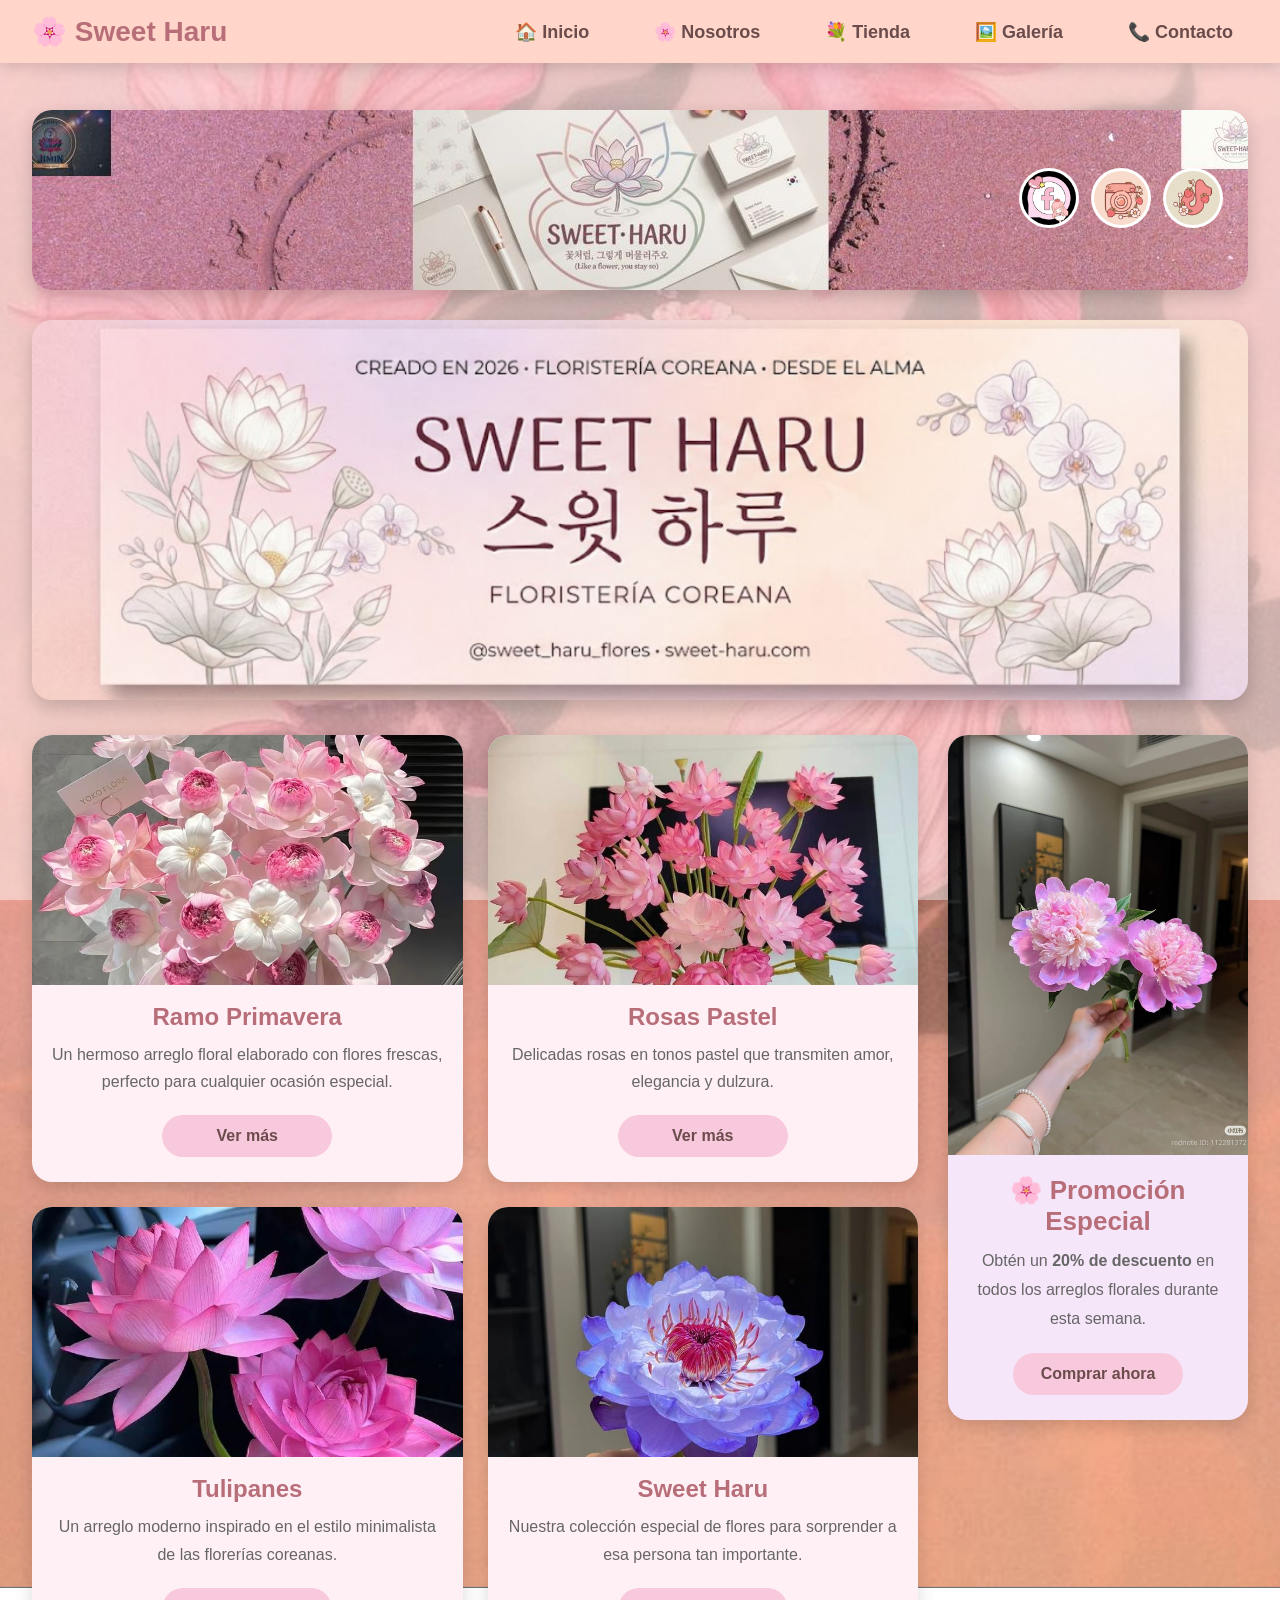
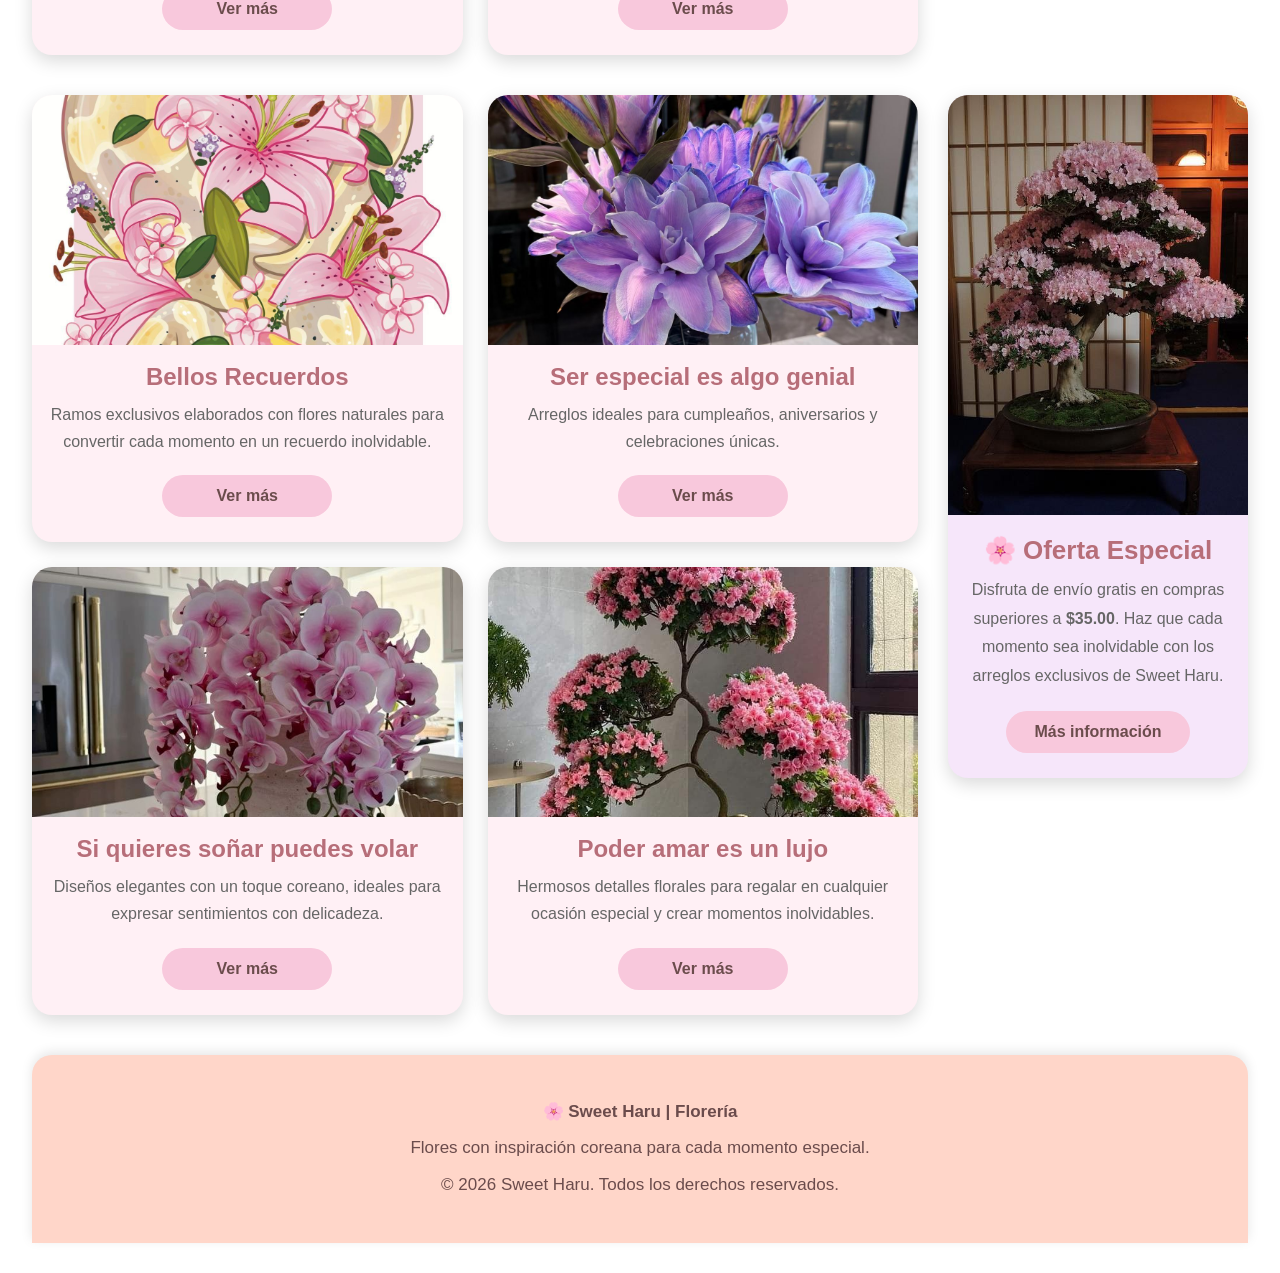
<file: index.html>
<!DOCTYPE html>
<html lang="es">

<head>

    <meta charset="UTF-8">

    <meta name="viewport" content="width=device-width, initial-scale=1.0">

    <title>Sweet Haru | Florería</title>

    <!-- CSS -->

    <link rel="stylesheet" href="css/style.css">

</head>
<body>
<div class="petalos"></div>
<div class="container">

<!--==================================================
                HEADER
===================================================-->

<header>

    <nav class="navbar">

        <!-- Logo -->

        <a href="index.html" class="logo">

            🌸 Sweet Haru

        </a>

        <!-- Botón Hamburguesa -->

        <button class="menu-toggle" id="menu-toggle">

            ☰

        </button>

        <!-- Menú -->

        <ul class="menu" id="menu">

            <li><a href="index.html">🏠 Inicio</a></li>

            <li><a href="Nosotros.html">🌸 Nosotros</a></li>

            <li><a href="Tienda.html">💐 Tienda</a></li>

            <li><a href="Galeria.html">🖼️ Galería</a></li>

            <li><a href="Contacto.html">📞 Contacto</a></li>

        </ul>

    </nav>

</header>

<!--==================================================
            BANNER SUPERIOR
===================================================-->

<section class="banner-superior">

    <a href="https://www.instagram.com" target="_blank">

        <img src="img/Diseño sin título (2).jpg"
             alt="Sweet Haru"
             class="banner-img">

    </a>

    <!-- Redes Sociales -->

    <div class="redes">

        <a href="https://www.facebook.com/" target="_blank">

            <img src="img/facebook.jpg"
                 alt="Facebook"
                 class="ig">

        </a>

        <a href="https://www.instagram.com/" target="_blank">

            <img src="img/intagram.jpg"
                 alt="Instagram"
                 class="ig">

        </a>

        <a href="https://www.tiktok.com/" target="_blank">

            <img src="img/tiktok.jpg"
                 alt="TikTok"
                 class="ig">

        </a>

    </div>

</section>

<!--==================================================
                CONTENIDO PRINCIPAL
===================================================-->

<main>

<!--==================================================
                HERO
===================================================-->

<section class="hero">

    <img src="img/principalbann.png"
         alt="Banner Principal">

</section>

<!--==================================================
        PRIMERA SECCIÓN
===================================================-->

<section class="contenido">

    <section class="articulos">

        <!-- Artículo 1 -->

        <article>

            <img src="img/inicio1.jpg"
                 alt="Flor de loto primaveral">

            <h2>Ramo Primavera</h2>

            <p>

                Un hermoso arreglo floral elaborado con flores frescas,
                perfecto para cualquier ocasión especial.

            </p>

            <a href="#">Ver más</a>

        </article>

        <!-- Artículo 2 -->

        <article>

            <img src="img/inicio2.jpg"
                 alt="Rosas">

            <h2>Rosas Pastel</h2>

            <p>

                Delicadas rosas en tonos pastel que transmiten amor,
                elegancia y dulzura.

            </p>

            <a href="#">Ver más</a>

        </article>
                <!-- Artículo 3 -->

        <article>

            <img src="img/inicio3.jpg"
                 alt="Tulipanes">

            <h2>Tulipanes</h2>

            <p>

                Un arreglo moderno inspirado en el estilo minimalista
                de las florerías coreanas.

            </p>

            <a href="#">Ver más</a>

        </article>

        <!-- Artículo 4 -->

        <article>

            <img src="img/inicio4.jpg"
                 alt="Sweet Haru">

            <h2>Sweet Haru</h2>

            <p>

                Nuestra colección especial de flores para sorprender
                a esa persona tan importante.

            </p>

            <a href="#">Ver más</a>

        </article>

    </section>

    <!--==================================================
                        ASIDE
    ===================================================-->

    <aside>

        <img src="img/inicio5.jpg"
             alt="Promoción Especial">

        <h2>🌸 Promoción Especial</h2>

        <p>

            Obtén un <strong>20% de descuento</strong> en todos los
            arreglos florales durante esta semana.

        </p>

        <a href="#">Comprar ahora</a>

    </aside>

</section>

<!--==================================================
                SEGUNDA SECCIÓN
===================================================-->

<section class="contenido2">

    <section class="articulos2">

        <!-- Artículo 5 -->

        <article>

            <img src="img/yo.jpg"
                 alt="Bellos recuerdos">

            <h2>Bellos Recuerdos</h2>

            <p>

                Ramos exclusivos elaborados con flores naturales para
                convertir cada momento en un recuerdo inolvidable.

            </p>

            <a href="#">Ver más</a>

        </article>

        <!-- Artículo 6 -->

        <article>

            <img src="img/inicio6.jpg"
                 alt="Ser especial es algo genial">

            <h2>Ser especial es algo genial</h2>

            <p>

                Arreglos ideales para cumpleaños, aniversarios y
                celebraciones únicas.

            </p>

            <a href="#">Ver más</a>

        </article>
                <!-- Artículo 7 -->

        <article>

            <img src="img/inicio7.jpg"
                 alt="Si quieres soñar puedes volar">

            <h2>Si quieres soñar puedes volar</h2>

            <p>

                Diseños elegantes con un toque coreano, ideales para
                expresar sentimientos con delicadeza.

            </p>

            <a href="#">Ver más</a>

        </article>

        <!-- Artículo 8 -->

        <article>

            <img src="img/inicio8.jpg"
                 alt="Poder amar es un lujo">

            <h2>Poder amar es un lujo</h2>

            <p>

                Hermosos detalles florales para regalar en cualquier
                ocasión especial y crear momentos inolvidables.

            </p>

            <a href="#">Ver más</a>

        </article>

    </section>

    <!--==================================================
                ASIDE DE LA SEGUNDA SECCIÓN
    ===================================================-->

    <aside class="aside2">

        <img src="img/inicio9.jpg"
             alt="Oferta Especial">

        <h2>🌸 Oferta Especial</h2>

        <p>

            Disfruta de envío gratis en compras superiores a
            <strong>$35.00</strong>.

            Haz que cada momento sea inolvidable con los
            arreglos exclusivos de Sweet Haru.

        </p>

        <a href="#">Más información</a>

    </aside>

</section>

</main>
<!--==================================================
                    FOOTER
===================================================-->

<footer>

    <p>🌸 <strong>Sweet Haru | Florería</strong></p>

    <p>
        Flores con inspiración coreana para cada momento especial.
    </p>

    <p>
        © 2026 Sweet Haru. Todos los derechos reservados.
    </p>

</footer>

</div>

<!--==================================================
        SCRIPT MENÚ HAMBURGUESA
===================================================-->

<script>

const menuToggle = document.getElementById("menu-toggle");
const menu = document.getElementById("menu");

menuToggle.addEventListener("click", () => {

    menu.classList.toggle("activo");

    if(menu.classList.contains("activo")){

        menuToggle.innerHTML = "✕";

    }else{

        menuToggle.innerHTML = "☰";

    }

});

// Cierra el menú al seleccionar una opción (solo en móviles)

const enlaces = document.querySelectorAll(".menu a");

enlaces.forEach(enlace =>{

    enlace.addEventListener("click",()=>{

        menu.classList.remove("activo");
        menuToggle.innerHTML="☰";

    });

});

</script>
<div id='tawk_6a597b7703ec7a1d4cd027b3'></div>
<!--=========================================
        TAWK.TO
==========================================-->

<!--Start of Tawk.to Script-->
<script type="text/javascript">
var Tawk_API=Tawk_API||{}, Tawk_LoadStart=new Date();
(function(){
var s1=document.createElement("script"),
    s0=document.getElementsByTagName("script")[0];
s1.async=true;
s1.src='https://embed.tawk.to/6a597b7703ec7a1d4cd027b3/1jtmokigi';
s1.charset='UTF-8';
s1.setAttribute('crossorigin','*');
s0.parentNode.insertBefore(s1,s0);
})();
</script>
<!--End of Tawk.to Script-->
</script>
<script src="js/petalos.js"></script>
</body>
</script>
</html>
</file>
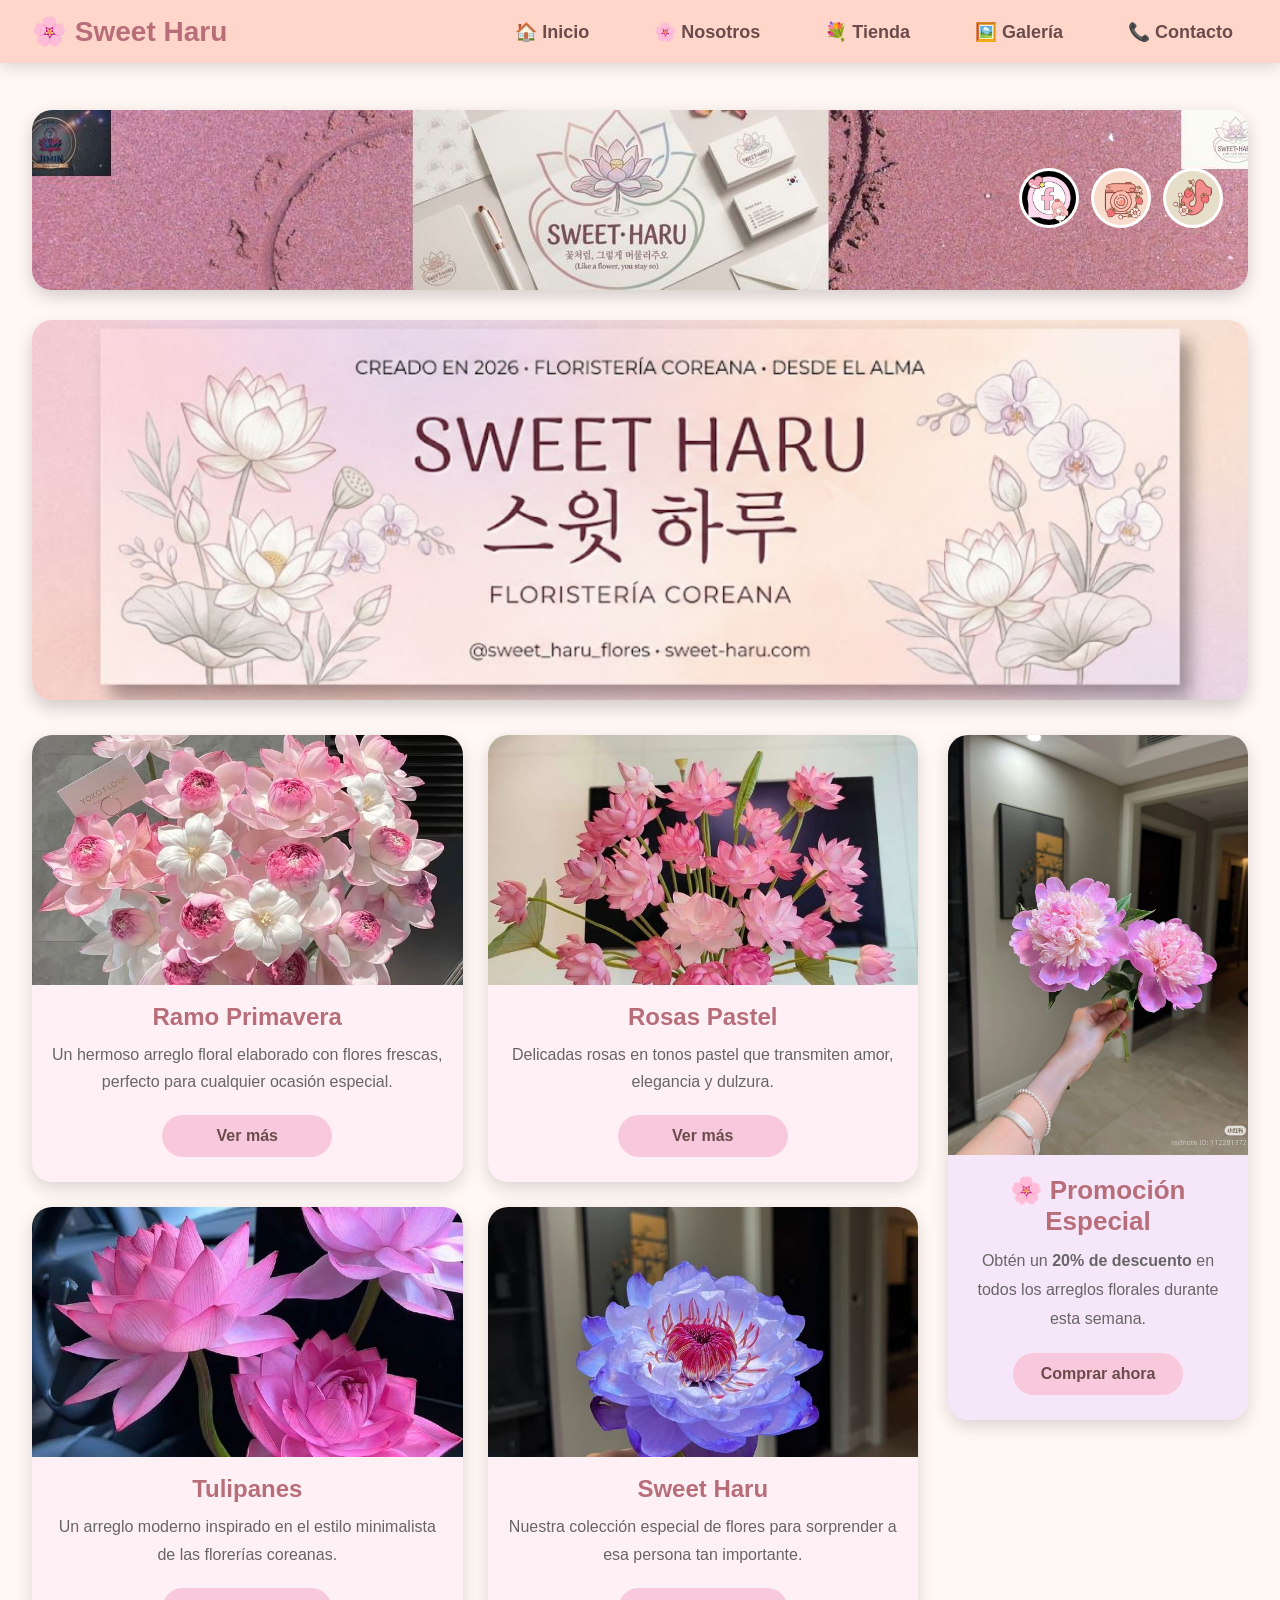
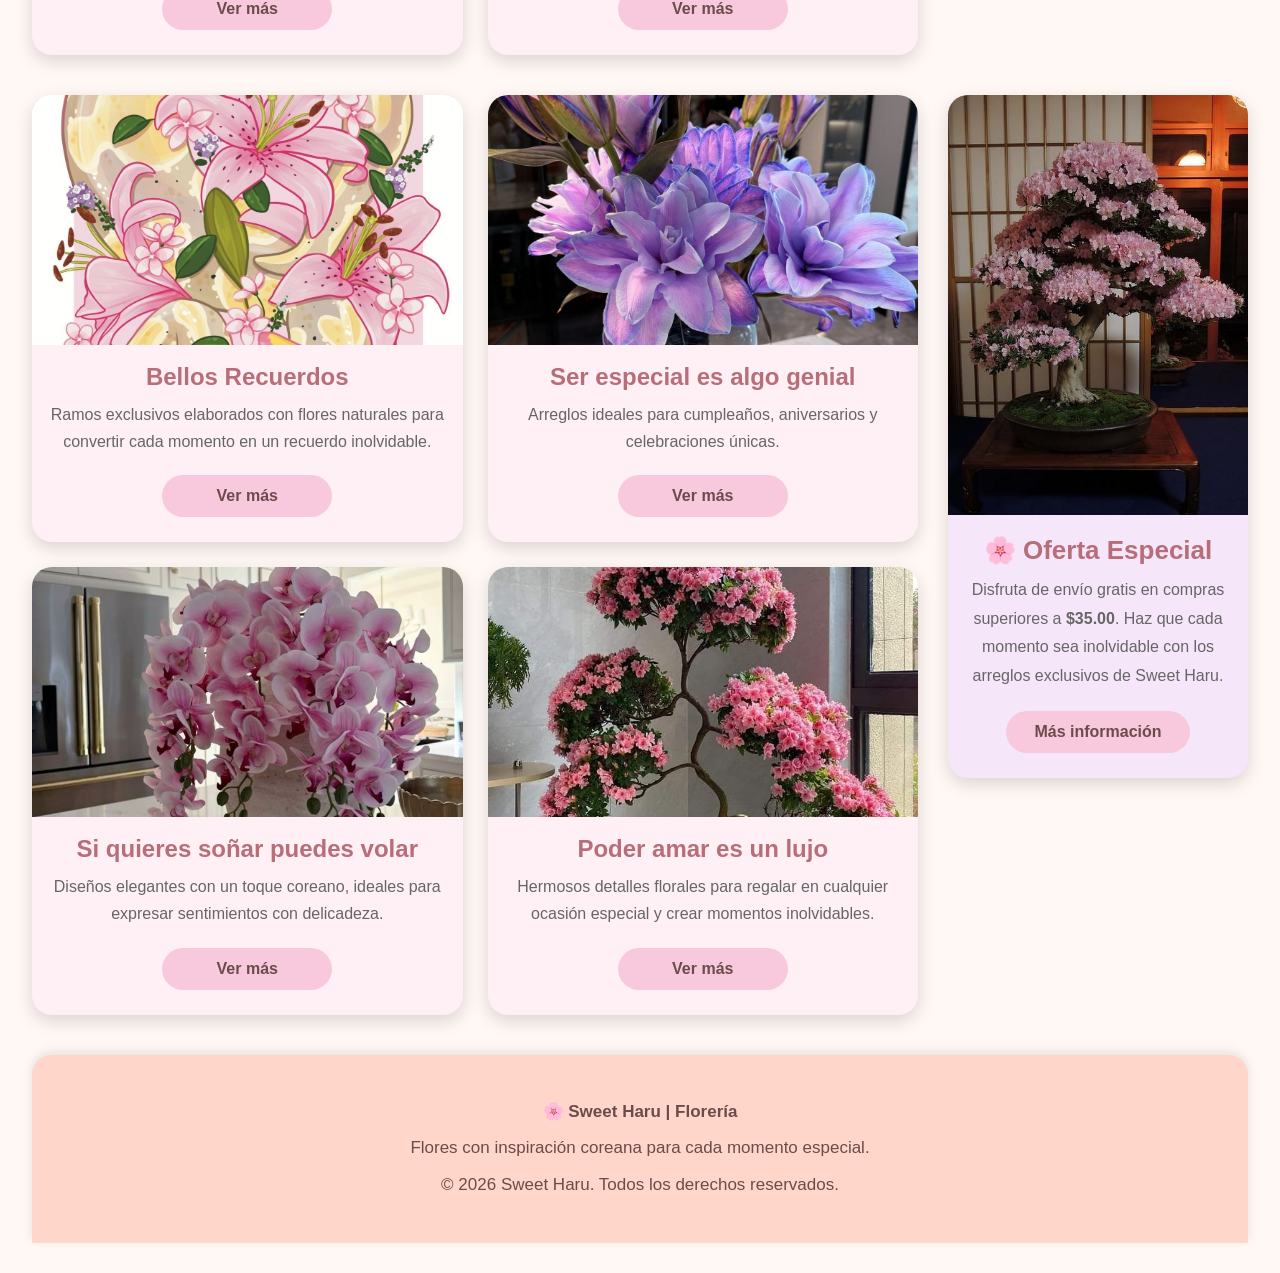
<file: sweet haru/index.html>
<!DOCTYPE html>
<html lang="es">

<head>

    <meta charset="UTF-8">

    <meta name="viewport" content="width=device-width, initial-scale=1.0">

    <title>Sweet Haru | Florería</title>

    <!-- CSS -->

    <link rel="stylesheet" href="css/style.css">

</head>

<body>

<div class="container">

<!--==================================================
                HEADER
===================================================-->

<header>

    <nav class="navbar">

        <!-- Logo -->

        <a href="index.html" class="logo">

            🌸 Sweet Haru

        </a>

        <!-- Botón Hamburguesa -->

        <button class="menu-toggle" id="menu-toggle">

            ☰

        </button>

        <!-- Menú -->

        <ul class="menu" id="menu">

            <li><a href="index.html">🏠 Inicio</a></li>

            <li><a href="Nosotros.html">🌸 Nosotros</a></li>

            <li><a href="Tienda.html">💐 Tienda</a></li>

            <li><a href="Galeria.html">🖼️ Galería</a></li>

            <li><a href="Contacto.html">📞 Contacto</a></li>

        </ul>

    </nav>

</header>

<!--==================================================
            BANNER SUPERIOR
===================================================-->

<section class="banner-superior">

    <a href="https://www.instagram.com" target="_blank">

        <img src="img/Diseño sin título (2).jpg"
             alt="Sweet Haru"
             class="banner-img">

    </a>

    <!-- Redes Sociales -->

    <div class="redes">

        <a href="https://www.facebook.com/" target="_blank">

            <img src="img/facebook.jpg"
                 alt="Facebook"
                 class="ig">

        </a>

        <a href="https://www.instagram.com/" target="_blank">

            <img src="img/intagram.jpg"
                 alt="Instagram"
                 class="ig">

        </a>

        <a href="https://www.tiktok.com/" target="_blank">

            <img src="img/tiktok.jpg"
                 alt="TikTok"
                 class="ig">

        </a>

    </div>

</section>

<!--==================================================
                CONTENIDO PRINCIPAL
===================================================-->

<main>

<!--==================================================
                HERO
===================================================-->

<section class="hero">

    <img src="img/principalbann.png"
         alt="Banner Principal">

</section>

<!--==================================================
        PRIMERA SECCIÓN
===================================================-->

<section class="contenido">

    <section class="articulos">

        <!-- Artículo 1 -->

        <article>

            <img src="img/inicio1.jpg"
                 alt="Flor de loto primaveral">

            <h2>Ramo Primavera</h2>

            <p>

                Un hermoso arreglo floral elaborado con flores frescas,
                perfecto para cualquier ocasión especial.

            </p>

            <a href="#">Ver más</a>

        </article>

        <!-- Artículo 2 -->

        <article>

            <img src="img/inicio2.jpg"
                 alt="Rosas">

            <h2>Rosas Pastel</h2>

            <p>

                Delicadas rosas en tonos pastel que transmiten amor,
                elegancia y dulzura.

            </p>

            <a href="#">Ver más</a>

        </article>
                <!-- Artículo 3 -->

        <article>

            <img src="img/inicio3.jpg"
                 alt="Tulipanes">

            <h2>Tulipanes</h2>

            <p>

                Un arreglo moderno inspirado en el estilo minimalista
                de las florerías coreanas.

            </p>

            <a href="#">Ver más</a>

        </article>

        <!-- Artículo 4 -->

        <article>

            <img src="img/inicio4.jpg"
                 alt="Sweet Haru">

            <h2>Sweet Haru</h2>

            <p>

                Nuestra colección especial de flores para sorprender
                a esa persona tan importante.

            </p>

            <a href="#">Ver más</a>

        </article>

    </section>

    <!--==================================================
                        ASIDE
    ===================================================-->

    <aside>

        <img src="img/inicio5.jpg"
             alt="Promoción Especial">

        <h2>🌸 Promoción Especial</h2>

        <p>

            Obtén un <strong>20% de descuento</strong> en todos los
            arreglos florales durante esta semana.

        </p>

        <a href="#">Comprar ahora</a>

    </aside>

</section>

<!--==================================================
                SEGUNDA SECCIÓN
===================================================-->

<section class="contenido2">

    <section class="articulos2">

        <!-- Artículo 5 -->

        <article>

            <img src="img/yo.jpg"
                 alt="Bellos recuerdos">

            <h2>Bellos Recuerdos</h2>

            <p>

                Ramos exclusivos elaborados con flores naturales para
                convertir cada momento en un recuerdo inolvidable.

            </p>

            <a href="#">Ver más</a>

        </article>

        <!-- Artículo 6 -->

        <article>

            <img src="img/inicio6.jpg"
                 alt="Ser especial es algo genial">

            <h2>Ser especial es algo genial</h2>

            <p>

                Arreglos ideales para cumpleaños, aniversarios y
                celebraciones únicas.

            </p>

            <a href="#">Ver más</a>

        </article>
                <!-- Artículo 7 -->

        <article>

            <img src="img/inicio7.jpg"
                 alt="Si quieres soñar puedes volar">

            <h2>Si quieres soñar puedes volar</h2>

            <p>

                Diseños elegantes con un toque coreano, ideales para
                expresar sentimientos con delicadeza.

            </p>

            <a href="#">Ver más</a>

        </article>

        <!-- Artículo 8 -->

        <article>

            <img src="img/inicio8.jpg"
                 alt="Poder amar es un lujo">

            <h2>Poder amar es un lujo</h2>

            <p>

                Hermosos detalles florales para regalar en cualquier
                ocasión especial y crear momentos inolvidables.

            </p>

            <a href="#">Ver más</a>

        </article>

    </section>

    <!--==================================================
                ASIDE DE LA SEGUNDA SECCIÓN
    ===================================================-->

    <aside class="aside2">

        <img src="img/inicio9.jpg"
             alt="Oferta Especial">

        <h2>🌸 Oferta Especial</h2>

        <p>

            Disfruta de envío gratis en compras superiores a
            <strong>$35.00</strong>.

            Haz que cada momento sea inolvidable con los
            arreglos exclusivos de Sweet Haru.

        </p>

        <a href="#">Más información</a>

    </aside>

</section>

</main>
<!--==================================================
                    FOOTER
===================================================-->

<footer>

    <p>🌸 <strong>Sweet Haru | Florería</strong></p>

    <p>
        Flores con inspiración coreana para cada momento especial.
    </p>

    <p>
        © 2026 Sweet Haru. Todos los derechos reservados.
    </p>

</footer>

</div>

<!--==================================================
        SCRIPT MENÚ HAMBURGUESA
===================================================-->

<script>

const menuToggle = document.getElementById("menu-toggle");
const menu = document.getElementById("menu");

menuToggle.addEventListener("click", () => {

    menu.classList.toggle("activo");

    if(menu.classList.contains("activo")){

        menuToggle.innerHTML = "✕";

    }else{

        menuToggle.innerHTML = "☰";

    }

});

// Cierra el menú al seleccionar una opción (solo en móviles)

const enlaces = document.querySelectorAll(".menu a");

enlaces.forEach(enlace =>{

    enlace.addEventListener("click",()=>{

        menu.classList.remove("activo");
        menuToggle.innerHTML="☰";

    });

});

</script>

</body>

</html>
</file>
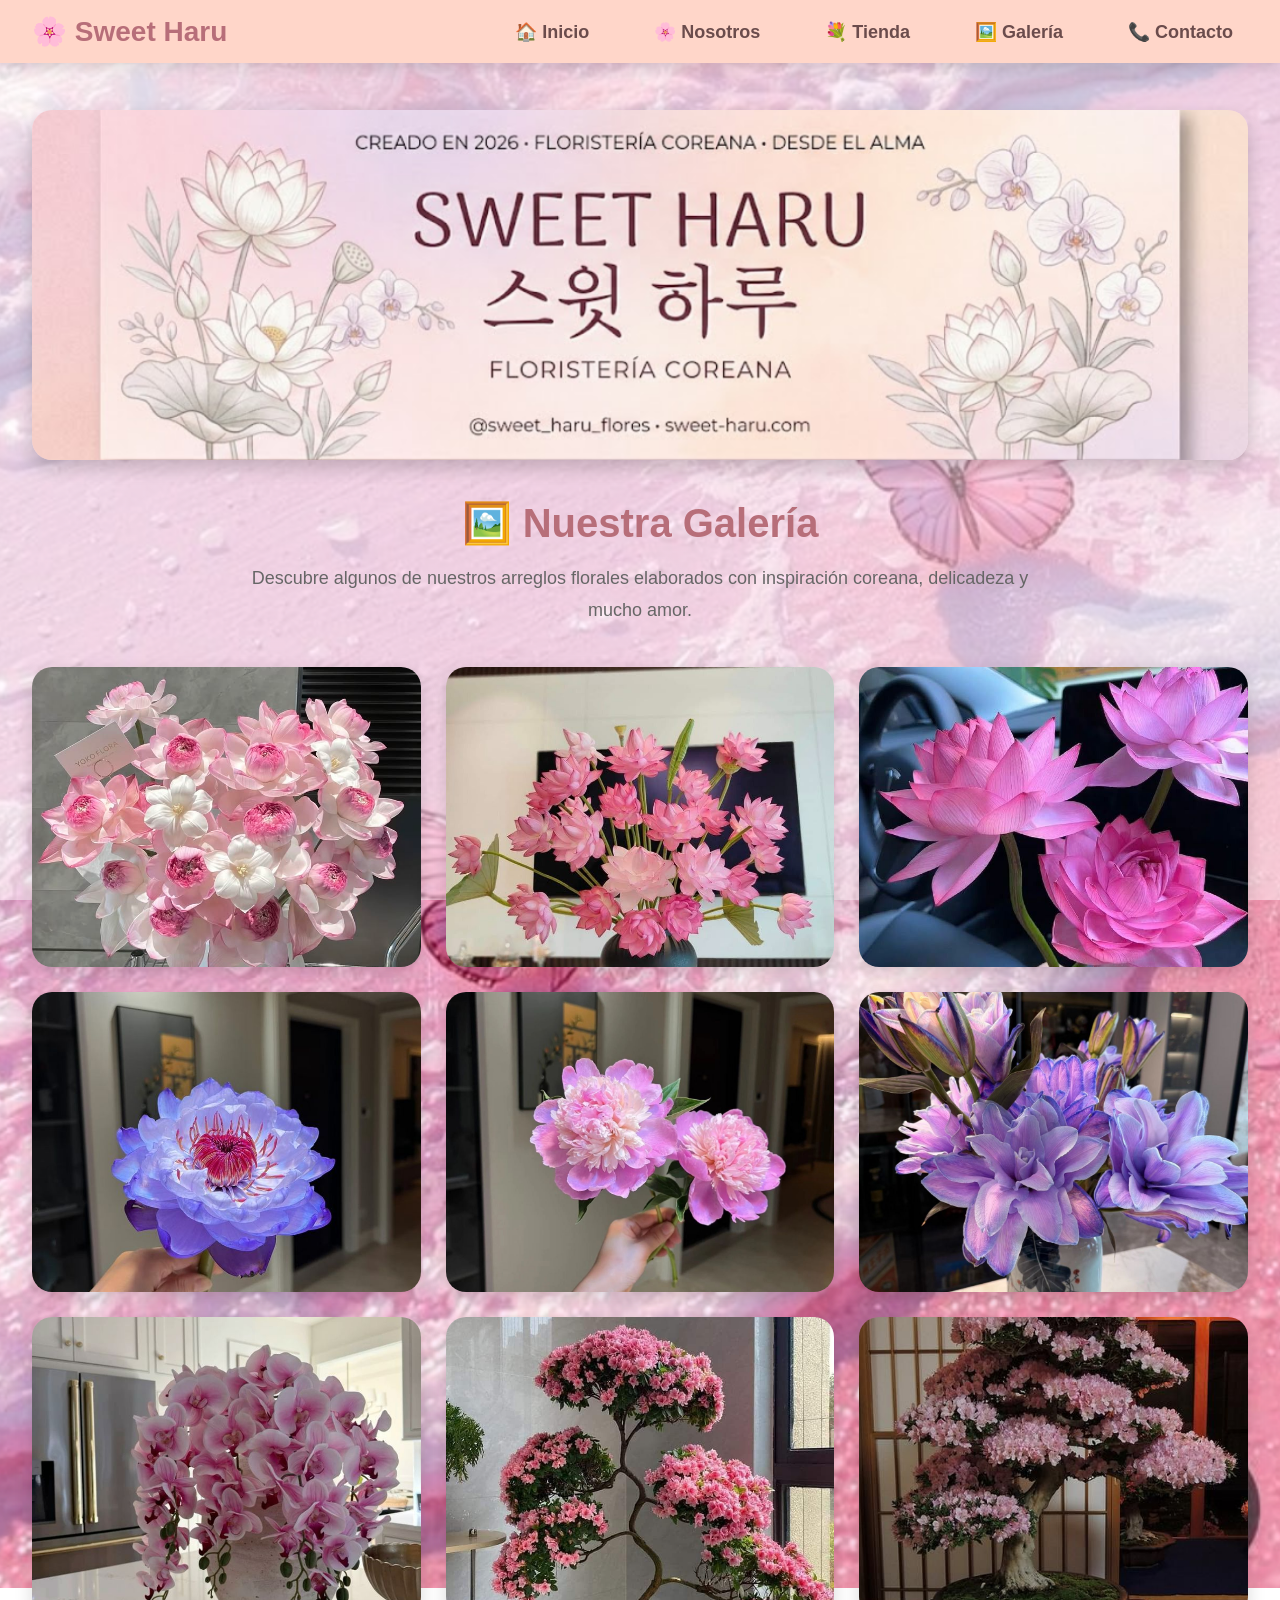
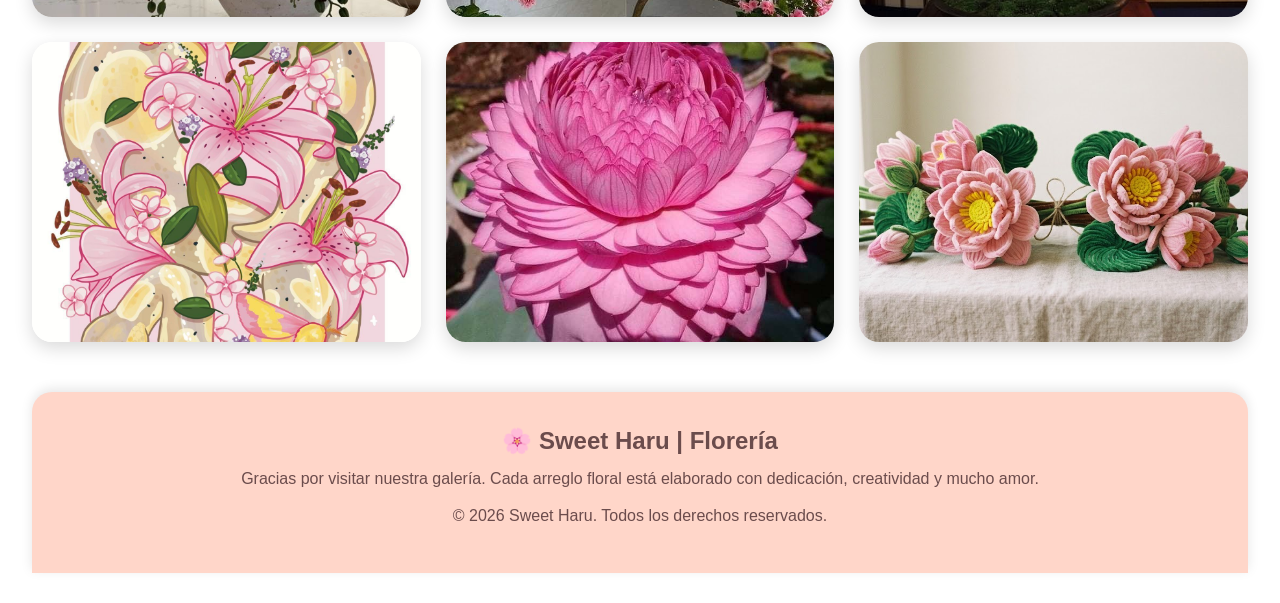
<file: Galeria.html>
<!DOCTYPE html>
<html lang="es">

<head>

    <meta charset="UTF-8">

    <meta name="viewport" content="width=device-width, initial-scale=1.0">

    <title>Galería | Sweet Haru</title>

    <link rel="stylesheet" href="css/galeria.css">

</head>

<body>

<!--=========================================
        CONTENEDOR DE PÉTALOS
==========================================-->

<div class="petalos"></div>

<div class="container">

<!--=========================================
                HEADER
==========================================-->

<header>

    <nav class="navbar">

        <a href="index.html" class="logo">

            🌸 Sweet Haru

        </a>

        <button class="menu-toggle" id="menu-toggle">

            ☰

        </button>

        <ul class="menu" id="menu">

            <li><a href="index.html">🏠 Inicio</a></li>

            <li><a href="Nosotros.html">🌸 Nosotros</a></li>

            <li><a href="Tienda.html">💐 Tienda</a></li>

            <li><a href="Galeria.html">🖼️ Galería</a></li>

            <li><a href="Contacto.html">📞 Contacto</a></li>

        </ul>

    </nav>

</header>

<!--=========================================
                BANNER
==========================================-->

<section class="banner">

    <img src="img/principalbann.png" alt="Galería Sweet Haru">

</section>

<!--=========================================
                TÍTULO
==========================================-->

<section class="titulo">

    <h1>🖼️ Nuestra Galería</h1>

    <p>

        Descubre algunos de nuestros arreglos florales elaborados
        con inspiración coreana, delicadeza y mucho amor.

    </p>

</section>

<!--=========================================
                GALERÍA
==========================================-->

<section class="galeria">

    <div class="foto">

        <img src="img/inicio1.jpg" alt="Arreglo Floral">

    </div>

    <div class="foto">

        <img src="img/inicio2.jpg" alt="Arreglo Floral">

    </div>

    <div class="foto">

        <img src="img/inicio3.jpg" alt="Arreglo Floral">

    </div>

    <div class="foto">

        <img src="img/inicio4.jpg" alt="Arreglo Floral">

    </div>

    <div class="foto">

        <img src="img/inicio5.jpg" alt="Arreglo Floral">

    </div>

    <div class="foto">

        <img src="img/inicio6.jpg" alt="Arreglo Floral">

    </div>
        <div class="foto">

        <img src="img/inicio7.jpg" alt="Arreglo Floral">

    </div>

    <div class="foto">

        <img src="img/inicio8.jpg" alt="Arreglo Floral">

    </div>

    <div class="foto">

        <img src="img/inicio9.jpg" alt="Arreglo Floral">

    </div>

    <div class="foto">

        <img src="img/yo.jpg" alt="Arreglo Floral">

    </div>

    <div class="foto">

        <img src="img/loto6.jpg" alt="Arreglo Floral">

    </div>

    <div class="foto">

        <img src="img/nnosotros.jpg" alt="Arreglo Floral">

    </div>

</section>

<!--=========================================
                FOOTER
==========================================-->

<footer>

    <h3>🌸 Sweet Haru | Florería</h3>

    <p>

        Gracias por visitar nuestra galería.
        Cada arreglo floral está elaborado con dedicación,
        creatividad y mucho amor.

    </p>

    <p>

        © 2026 Sweet Haru. Todos los derechos reservados.

    </p>

</footer>

</div>

<!--=========================================
        SCRIPT MENÚ HAMBURGUESA
==========================================-->

<script>

const menuToggle = document.getElementById("menu-toggle");
const menu = document.getElementById("menu");

menuToggle.addEventListener("click", () => {

    menu.classList.toggle("activo");

    if(menu.classList.contains("activo")){

        menuToggle.innerHTML = "✕";

    }else{

        menuToggle.innerHTML = "☰";

    }

});

const enlaces = document.querySelectorAll(".menu a");

enlaces.forEach(enlace =>{

    enlace.addEventListener("click", () =>{

        menu.classList.remove("activo");

        menuToggle.innerHTML = "☰";

    });

});

</script>

<!--=========================================
        SCRIPT PÉTALOS
==========================================-->

<script src="js/petalos.js"></script>

<!--=========================================
        TAWK.TO
==========================================-->

<script type="text/javascript">

var Tawk_API = Tawk_API || {}, Tawk_LoadStart = new Date();

(function(){

    var s1 = document.createElement("script"),
        s0 = document.getElementsByTagName("script")[0];

    s1.async = true;
    s1.src = "https://embed.tawk.to/6a597b7703ec7a1d4cd027b3/1jtmokigi";
    s1.charset = "UTF-8";
    s1.setAttribute("crossorigin","*");

    s0.parentNode.insertBefore(s1,s0);

})();

</script>
</body>
</html>
</file>
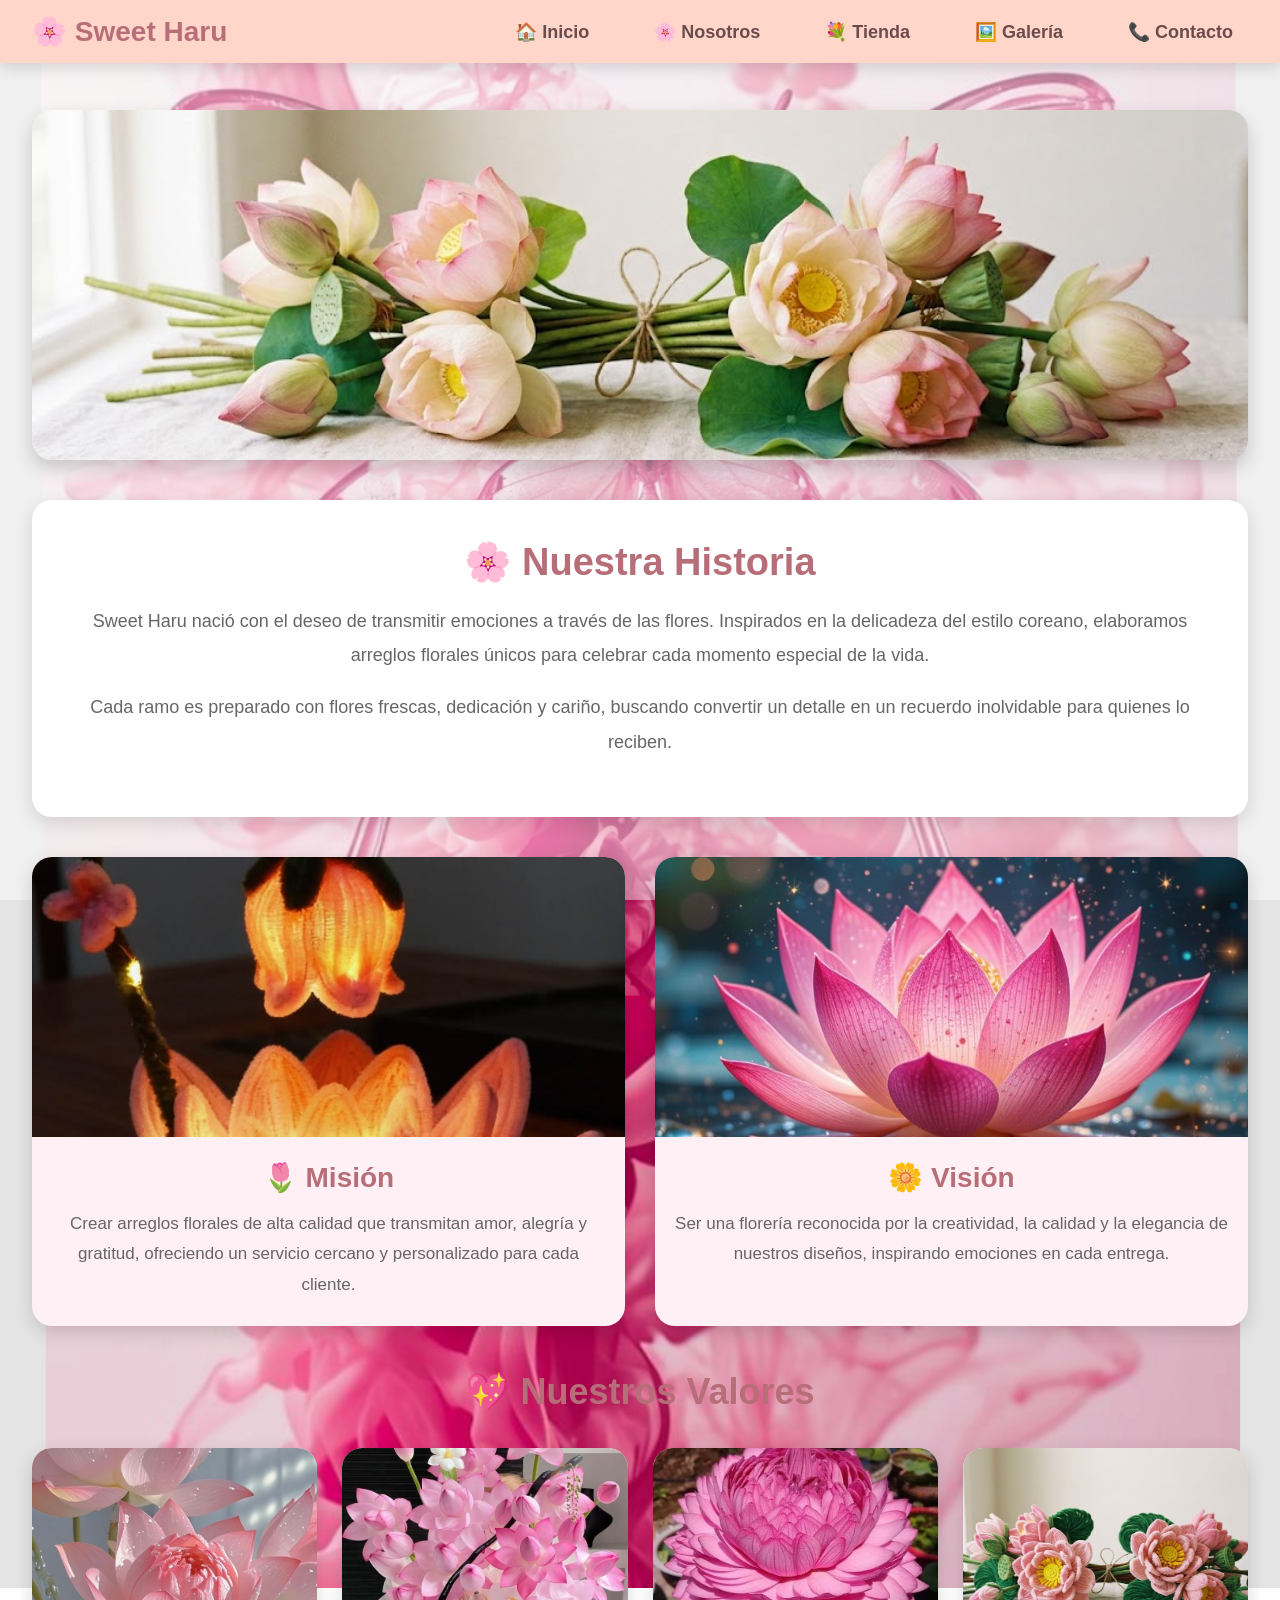
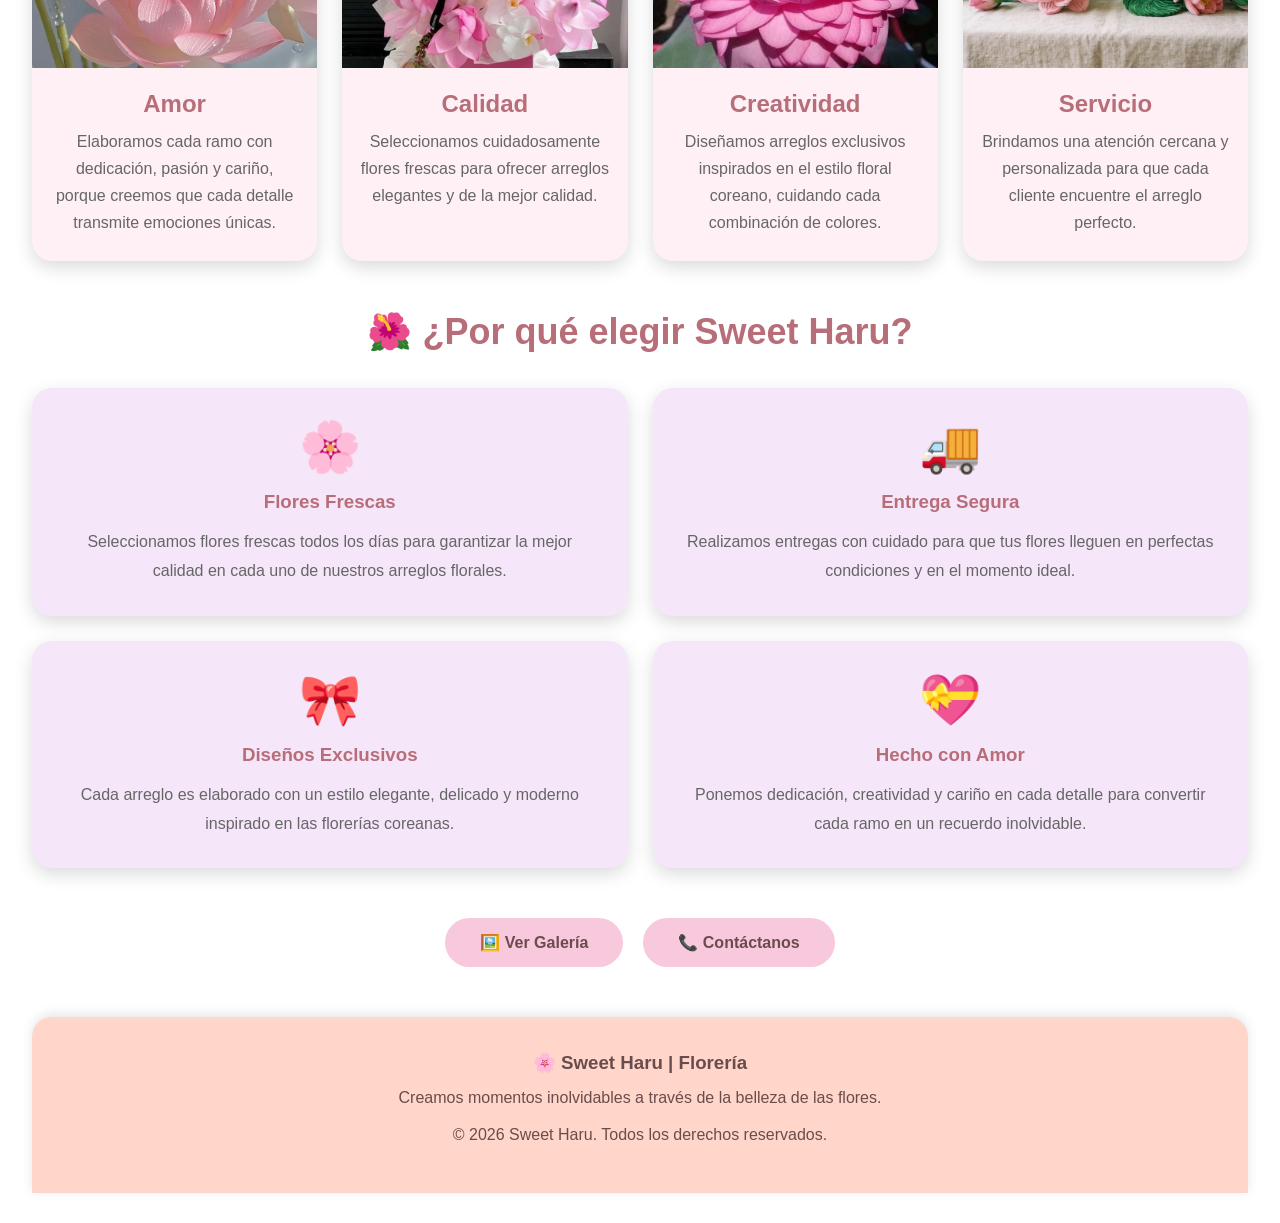
<file: Nosotros.html>
<!DOCTYPE html>
<html lang="es">

<head>

    <meta charset="UTF-8">

    <meta name="viewport" content="width=device-width, initial-scale=1.0">

    <title>Nosotros | Sweet Haru</title>

    <link rel="stylesheet" href="css/nosotros.css">
</head>
<body>
<div class="petalos"></div>
<div class="container">
<!--==================================================
                    HEADER
===================================================-->

<header>

    <nav class="navbar">

        <!-- Logo -->

        <a href="index.html" class="logo">

            🌸 Sweet Haru

        </a>

        <!-- Botón Hamburguesa -->

        <button class="menu-toggle" id="menu-toggle">

            ☰

        </button>

        <!-- Menú -->

        <ul class="menu" id="menu">

            <li><a href="index.html">🏠 Inicio</a></li>

            <li><a href="Nosotros.html">🌸 Nosotros</a></li>

            <li><a href="Tienda.html">💐 Tienda</a></li>

            <li><a href="Galeria.html">🖼️ Galería</a></li>

            <li><a href="Contacto.html">📞 Contacto</a></li>

        </ul>

    </nav>

</header>

<!--==================================================
                BANNER PRINCIPAL
===================================================-->

<section class="banner">

    <img src="img/principal.jpg" alt="Sweet Haru">

</section>

<!--==================================================
                NUESTRA HISTORIA
===================================================-->

<section class="historia">

    <h1>🌸 Nuestra Historia</h1>

    <p>

        Sweet Haru nació con el deseo de transmitir emociones a través
        de las flores. Inspirados en la delicadeza del estilo coreano,
        elaboramos arreglos florales únicos para celebrar cada momento
        especial de la vida.

    </p>

    <p>

        Cada ramo es preparado con flores frescas, dedicación y cariño,
        buscando convertir un detalle en un recuerdo inolvidable para
        quienes lo reciben.

    </p>

</section>

<!--==================================================
                MISIÓN Y VISIÓN
===================================================-->

<section class="mision-vision">

    <div class="caja">

        <img src="img/nosotros2.jpg" alt="Misión">

        <h2>🌷 Misión</h2>

        <p>

            Crear arreglos florales de alta calidad que transmitan amor,
            alegría y gratitud, ofreciendo un servicio cercano y
            personalizado para cada cliente.

        </p>

    </div>

    <div class="caja">

        <img src="img/nosotro3.jpg" alt="Visión">

        <h2>🌼 Visión</h2>

        <p>

            Ser una florería reconocida por la creatividad,
            la calidad y la elegancia de nuestros diseños,
            inspirando emociones en cada entrega.

        </p>

    </div>

</section>
<!--==================================================
                NUESTROS VALORES
===================================================-->

<section class="valores">

    <h2>💖 Nuestros Valores</h2>

    <div class="contenedor-valores">

        <!-- Valor 1 -->

        <div class="valor">

            <img src="img/nosotros4.jpg" alt="Amor">

            <h3>Amor</h3>

            <p>

                Elaboramos cada ramo con dedicación, pasión y cariño,
                porque creemos que cada detalle transmite emociones
                únicas.

            </p>

        </div>

        <!-- Valor 2 -->

        <div class="valor">

            <img src="img/nosotros1.jpg" alt="Calidad">

            <h3>Calidad</h3>

            <p>

                Seleccionamos cuidadosamente flores frescas para ofrecer
                arreglos elegantes y de la mejor calidad.

            </p>

        </div>

        <!-- Valor 3 -->

        <div class="valor">

            <img src="img/loto6.jpg" alt="Creatividad">

            <h3>Creatividad</h3>

            <p>

                Diseñamos arreglos exclusivos inspirados en el estilo
                floral coreano, cuidando cada combinación de colores.

            </p>

        </div>

        <!-- Valor 4 -->

        <div class="valor">

            <img src="img/nnosotros.jpg" alt="Servicio">

            <h3>Servicio</h3>

            <p>

                Brindamos una atención cercana y personalizada para que
                cada cliente encuentre el arreglo perfecto.

            </p>

        </div>

    </div>

</section>
<!--==================================================
            ¿POR QUÉ ELEGIRNOS?
===================================================-->

<section class="porque">

    <h2>🌺 ¿Por qué elegir Sweet Haru?</h2>

    <div class="porque-grid">

        <!-- Razón 1 -->

        <div class="item">

            <div class="icono">🌸</div>

            <h3>Flores Frescas</h3>

            <p>

                Seleccionamos flores frescas todos los días para
                garantizar la mejor calidad en cada uno de nuestros
                arreglos florales.

            </p>

        </div>

        <!-- Razón 2 -->

        <div class="item">

            <div class="icono">🚚</div>

            <h3>Entrega Segura</h3>

            <p>

                Realizamos entregas con cuidado para que tus flores
                lleguen en perfectas condiciones y en el momento ideal.

            </p>

        </div>

        <!-- Razón 3 -->

        <div class="item">

            <div class="icono">🎀</div>

            <h3>Diseños Exclusivos</h3>

            <p>

                Cada arreglo es elaborado con un estilo elegante,
                delicado y moderno inspirado en las florerías coreanas.

            </p>

        </div>

        <!-- Razón 4 -->

        <div class="item">

            <div class="icono">💝</div>

            <h3>Hecho con Amor</h3>

            <p>

                Ponemos dedicación, creatividad y cariño en cada
                detalle para convertir cada ramo en un recuerdo
                inolvidable.

            </p>

        </div>

    </div>

</section>

<!--==================================================
                BOTONES
===================================================-->

<section class="botones">

    <a href="Galeria.html" class="btn">

        🖼️ Ver Galería

    </a>

    <a href="Contacto.html" class="btn">

        📞 Contáctanos

    </a>

</section>
<!--==================================================
                    FOOTER
===================================================-->

<footer>

    <h3>🌸 Sweet Haru | Florería</h3>

    <p>
        Creamos momentos inolvidables a través de la belleza de las flores.
    </p>

    <p>
        © 2026 Sweet Haru. Todos los derechos reservados.
    </p>

</footer>

</div>

<!--==================================================
        SCRIPT MENÚ HAMBURGUESA
===================================================-->

<script>

const menuToggle = document.getElementById("menu-toggle");
const menu = document.getElementById("menu");

menuToggle.addEventListener("click", () => {

    menu.classList.toggle("activo");

    if(menu.classList.contains("activo")){

        menuToggle.innerHTML = "✕";

    }else{

        menuToggle.innerHTML = "☰";

    }

});

// Cerrar el menú al seleccionar una opción

const enlaces = document.querySelectorAll(".menu a");

enlaces.forEach(enlace =>{

    enlace.addEventListener("click",()=>{

        menu.classList.remove("activo");
        menuToggle.innerHTML="☰";

    });

});

</script>
<!--Start of Tawk.to Script-->
<script type="text/javascript">
var Tawk_API=Tawk_API||{}, Tawk_LoadStart=new Date();
(function(){
var s1=document.createElement("script"),s0=document.getElementsByTagName("script")[0];
s1.async=true;
s1.src='https://embed.tawk.to/6a597b7703ec7a1d4cd027b3/1jtmokigi';
s1.charset='UTF-8';
s1.setAttribute('crossorigin','*');
s0.parentNode.insertBefore(s1,s0);
})();
</script>
<script src="js/petalos.js"></script>
</body>
</html>
</file>
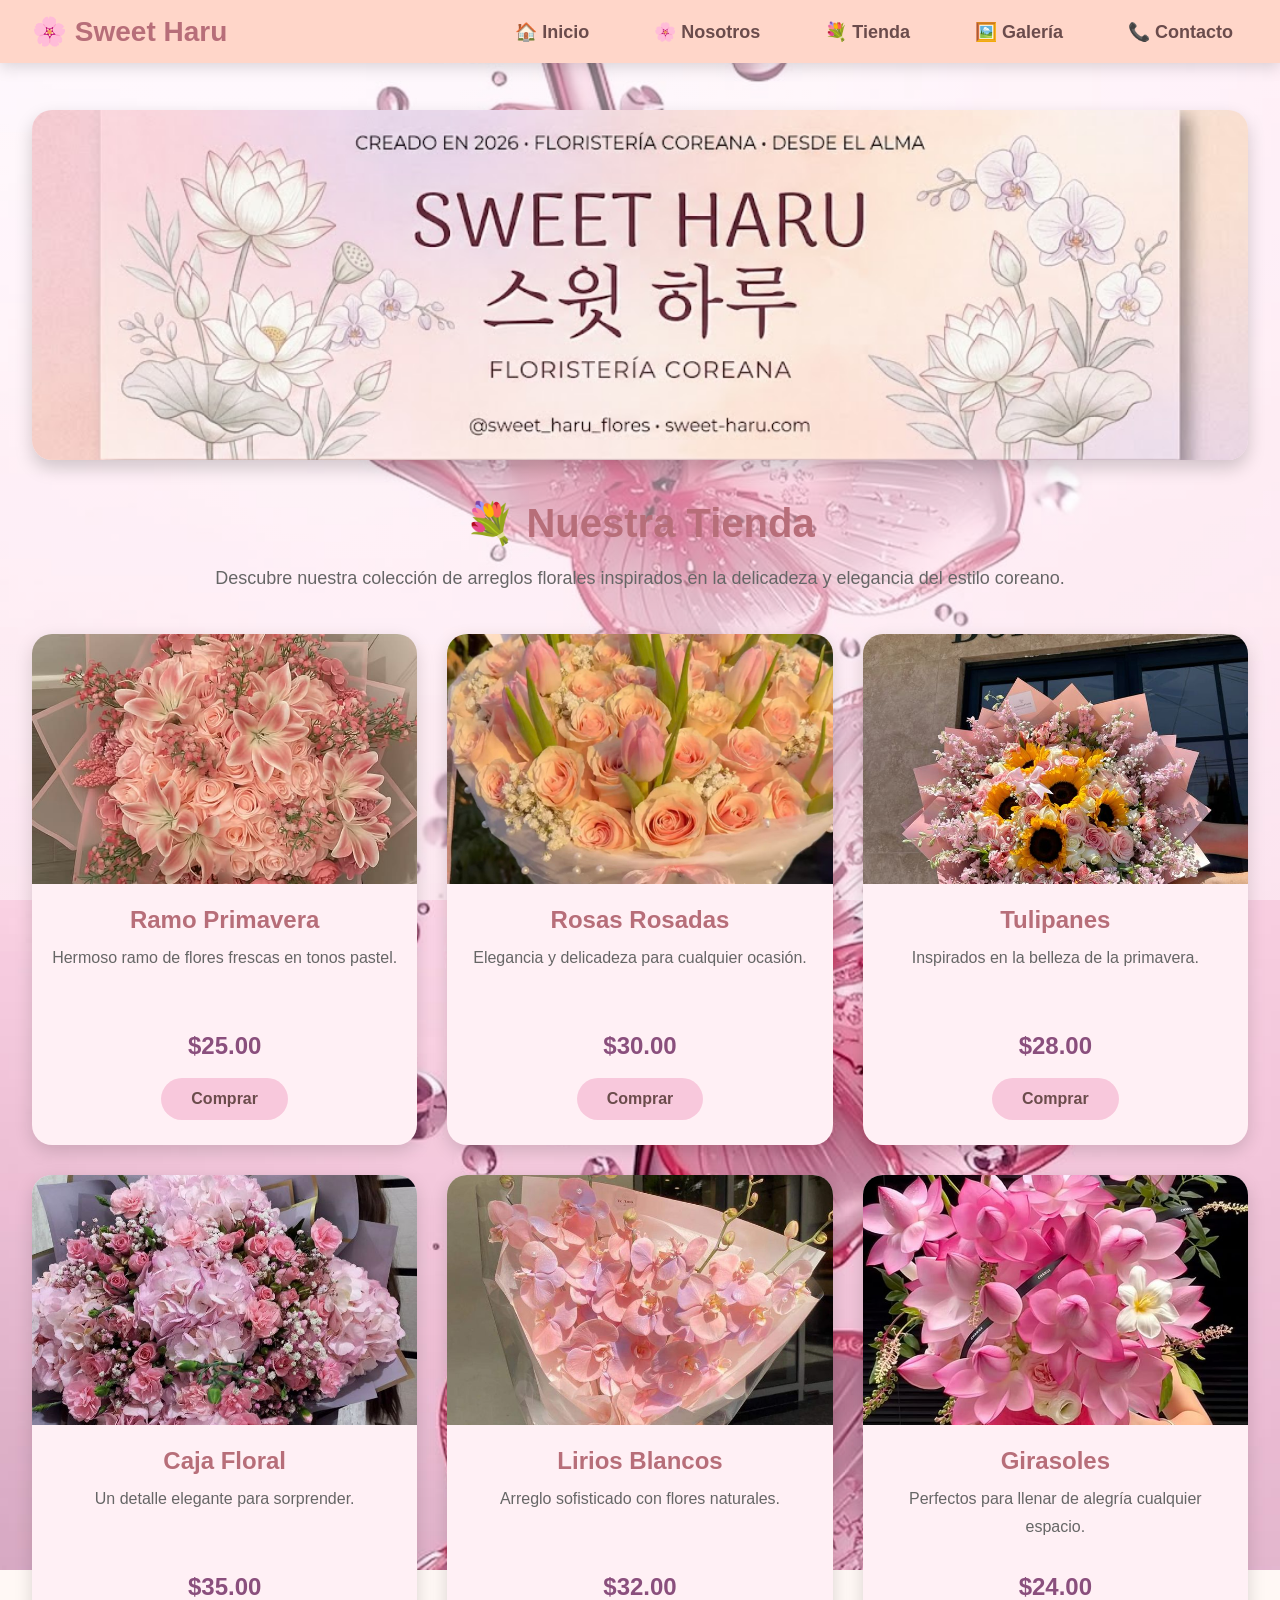
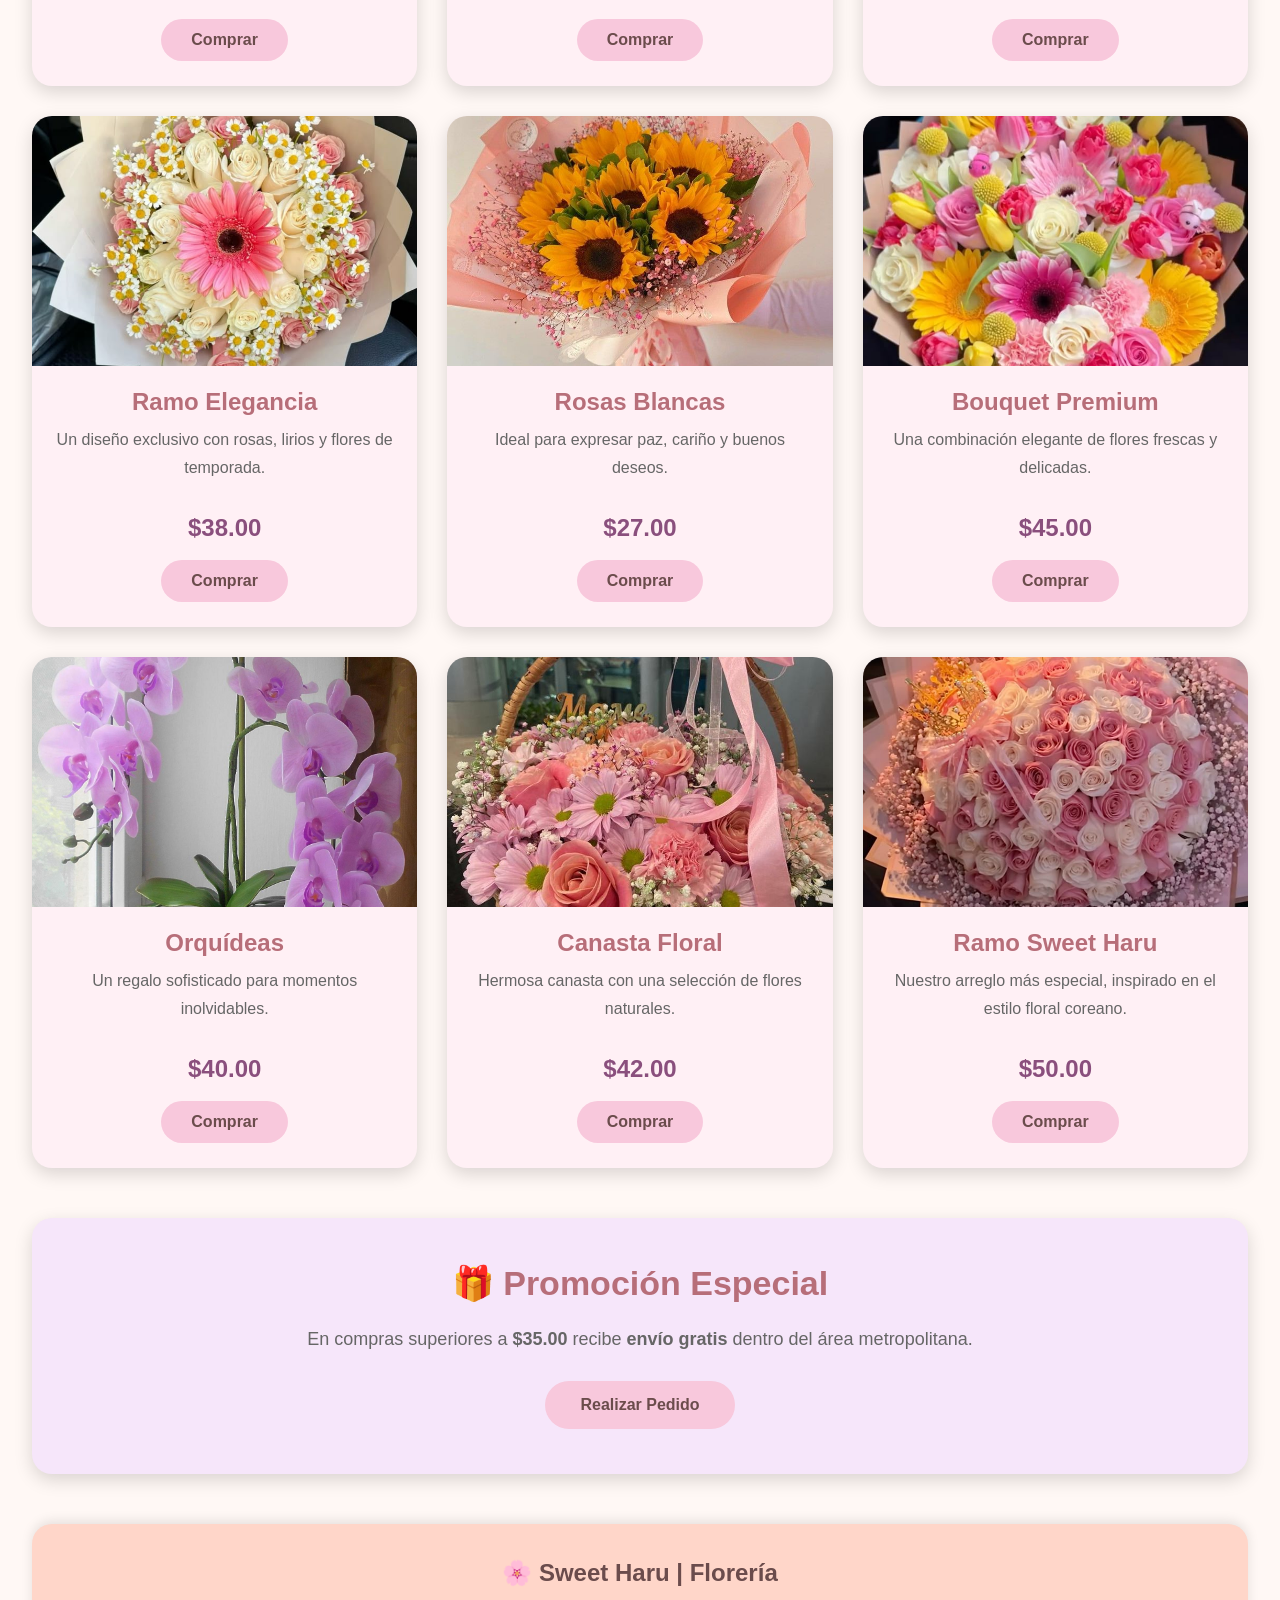
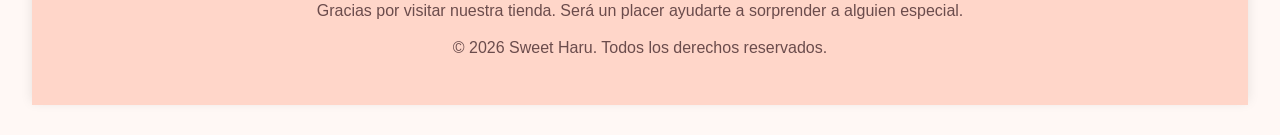
<file: Tienda.html>
<!DOCTYPE html>
<html lang="es">

<head>

    <meta charset="UTF-8">

    <meta name="viewport" content="width=device-width, initial-scale=1.0">

    <title>Tienda | Sweet Haru</title>

    <link rel="stylesheet" href="css/tienda.css">

</head>
<body>
<div class="petalos"></div>
<div class="container">

<!--=========================================
                HEADER
==========================================-->

<header>

    <nav class="navbar">

        <a href="index.html" class="logo">
            🌸 Sweet Haru
        </a>

        <button class="menu-toggle" id="menu-toggle">
            ☰
        </button>

        <ul class="menu" id="menu">

            <li><a href="index.html">🏠 Inicio</a></li>

            <li><a href="Nosotros.html">🌸 Nosotros</a></li>

            <li><a href="Tienda.html">💐 Tienda</a></li>

            <li><a href="Galeria.html">🖼️ Galería</a></li>

            <li><a href="Contacto.html">📞 Contacto</a></li>

        </ul>

    </nav>

</header>

<!--=========================================
                BANNER
==========================================-->

<section class="banner">

    <img src="img/bannerrr.jfif" alt="Tienda Sweet Haru">

</section>

<!--=========================================
            TÍTULO
==========================================-->

<section class="titulo">

    <h1>💐 Nuestra Tienda</h1>

    <p>

        Descubre nuestra colección de arreglos florales inspirados en
        la delicadeza y elegancia del estilo coreano.

    </p>

</section>

<!--=========================================
            PRODUCTOS
==========================================-->

<section class="productos">

    <!-- Producto 1 -->

    <article class="producto">

        <img src="img/rosas.jpg" alt="Ramo Primavera">

        <h2>Ramo Primavera</h2>

        <p>Hermoso ramo de flores frescas en tonos pastel.</p>

        <span>$25.00</span>

        <a href="Contacto.html">Comprar</a>

    </article>

    <!-- Producto 2 -->

    <article class="producto">

        <img src="img/tulianes.jpg" alt="Rosas Rosadas">

        <h2>Rosas Rosadas</h2>

        <p>Elegancia y delicadeza para cualquier ocasión.</p>

        <span>$30.00</span>

        <a href="Contacto.html">Comprar</a>

    </article>

    <!-- Producto 3 -->

    <article class="producto">

        <img src="img/girasoles.jpg" alt="Tulipanes">

        <h2>Tulipanes</h2>

        <p>Inspirados en la belleza de la primavera.</p>

        <span>$28.00</span>

        <a href="Contacto.html">Comprar</a>

    </article>

    <!-- Producto 4 -->

    <article class="producto">

        <img src="img/hortencias.jpg" alt="Caja Floral">

        <h2>Caja Floral</h2>

        <p>Un detalle elegante para sorprender.</p>

        <span>$35.00</span>

        <a href="Contacto.html">Comprar</a>

    </article>

    <!-- Producto 5 -->

    <article class="producto">

        <img src="img/orquideas.jpg" alt="Lirios">

        <h2>Lirios Blancos</h2>

        <p>Arreglo sofisticado con flores naturales.</p>

        <span>$32.00</span>

        <a href="Contacto.html">Comprar</a>

    </article>

    <!-- Producto 6 -->

    <article class="producto">

        <img src="img/ramoLoto.jpg" alt="Girasoles">

        <h2>Girasoles</h2>

        <p>Perfectos para llenar de alegría cualquier espacio.</p>

        <span>$24.00</span>

        <a href="Contacto.html">Comprar</a>

    </article>
        <!-- Producto 7 -->

    <article class="producto">

        <img src="img/elegancia.jpg" alt="Ramo Elegancia">

        <h2>Ramo Elegancia</h2>

        <p>Un diseño exclusivo con rosas, lirios y flores de temporada.</p>

        <span>$38.00</span>

        <a href="Contacto.html">Comprar</a>

    </article>

    <!-- Producto 8 -->

    <article class="producto">

        <img src="img/ggirasoles1.jpg" alt="Rosas Blancas">

        <h2>Rosas Blancas</h2>

        <p>Ideal para expresar paz, cariño y buenos deseos.</p>

        <span>$27.00</span>

        <a href="Contacto.html">Comprar</a>

    </article>

    <!-- Producto 9 -->

    <article class="producto">

        <img src="img/bouquet.jpg" alt="Bouquet Premium">

        <h2>Bouquet Premium</h2>

        <p>Una combinación elegante de flores frescas y delicadas.</p>

        <span>$45.00</span>

        <a href="Contacto.html">Comprar</a>

    </article>

    <!-- Producto 10 -->

    <article class="producto">

        <img src="img/orquideas34.jpg" alt="Orquídeas">

        <h2>Orquídeas</h2>

        <p>Un regalo sofisticado para momentos inolvidables.</p>

        <span>$40.00</span>

        <a href="Contacto.html">Comprar</a>

    </article>

    <!-- Producto 11 -->

    <article class="producto">

        <img src="img/canasta.jpg" alt="Canasta Floral">

        <h2>Canasta Floral</h2>

        <p>Hermosa canasta con una selección de flores naturales.</p>

        <span>$42.00</span>

        <a href="Contacto.html">Comprar</a>

    </article>

    <!-- Producto 12 -->

    <article class="producto">

        <img src="img/ramo.jpg" alt="Ramo Sweet Haru">

        <h2>Ramo Sweet Haru</h2>

        <p>Nuestro arreglo más especial, inspirado en el estilo floral coreano.</p>

        <span>$50.00</span>

        <a href="Contacto.html">Comprar</a>

    </article>

</section>

<!--=========================================
            PROMOCIÓN
==========================================-->

<section class="promocion">

    <h2>🎁 Promoción Especial</h2>

    <p>

        En compras superiores a <strong>$35.00</strong> recibe
        <strong>envío gratis</strong> dentro del área metropolitana.

    </p>

    <a href="Contacto.html" class="btn-promocion">

        Realizar Pedido

    </a>

</section>

<!--=========================================
                FOOTER
==========================================-->

<footer>

    <h3>🌸 Sweet Haru | Florería</h3>

    <p>

        Gracias por visitar nuestra tienda.
        Será un placer ayudarte a sorprender a alguien especial.

    </p>

    <p>

        © 2026 Sweet Haru. Todos los derechos reservados.

    </p>

</footer>

</div>

<!--=========================================
        SCRIPT MENÚ HAMBURGUESA
==========================================-->

<script>

const menuToggle = document.getElementById("menu-toggle");
const menu = document.getElementById("menu");

menuToggle.addEventListener("click", () => {

    menu.classList.toggle("activo");

    if(menu.classList.contains("activo")){

        menuToggle.innerHTML = "✕";

    }else{

        menuToggle.innerHTML = "☰";

    }

});

const enlaces = document.querySelectorAll(".menu a");

enlaces.forEach(enlace =>{

    enlace.addEventListener("click", () =>{

        menu.classList.remove("activo");

        menuToggle.innerHTML = "☰";

    });

});

</script>
<!--Start of Tawk.to Script-->
<script type="text/javascript">
var Tawk_API=Tawk_API||{}, Tawk_LoadStart=new Date();
(function(){
var s1=document.createElement("script"),s0=document.getElementsByTagName("script")[0];
s1.async=true;
s1.src='https://embed.tawk.to/6a597b7703ec7a1d4cd027b3/1jtmokigi';
s1.charset='UTF-8';
s1.setAttribute('crossorigin','*');
s0.parentNode.insertBefore(s1,s0);
})();
</script>
<script src="js/petalos.js"></script>
</body>
</html>
</file>
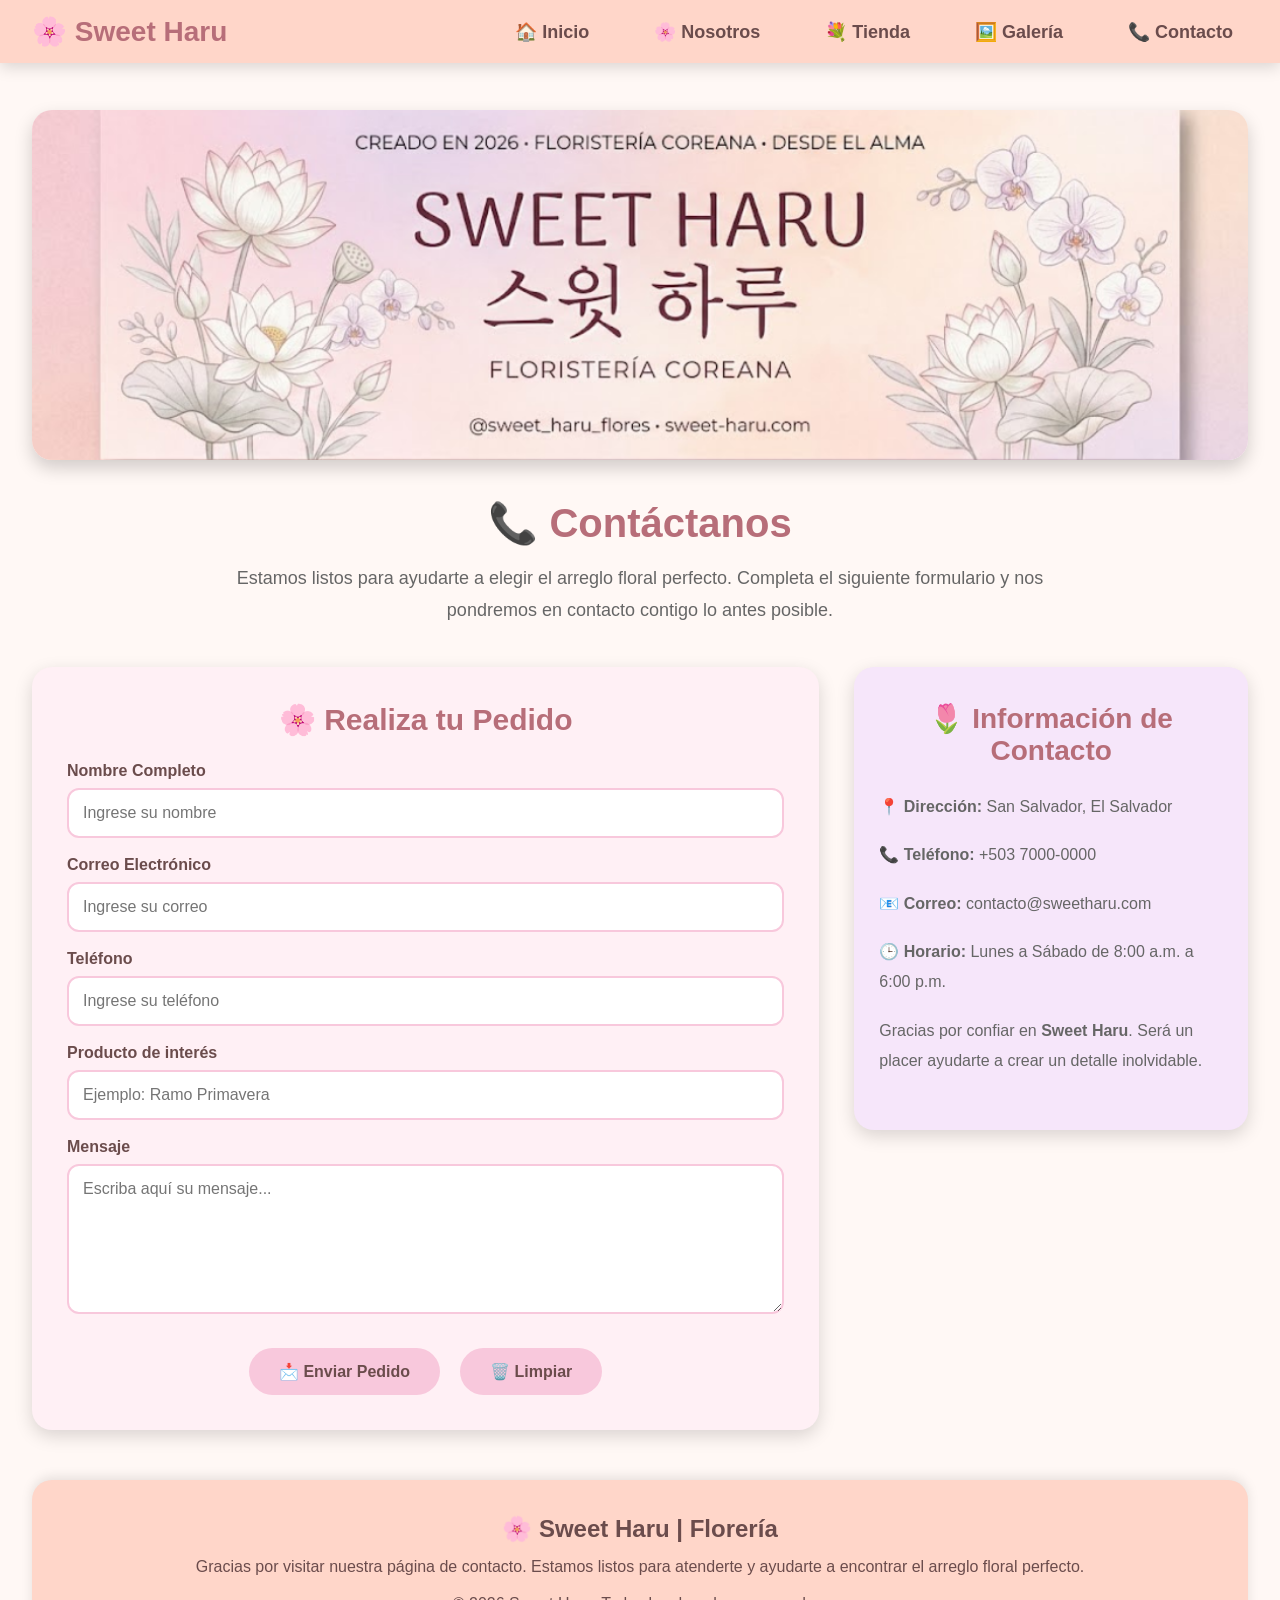
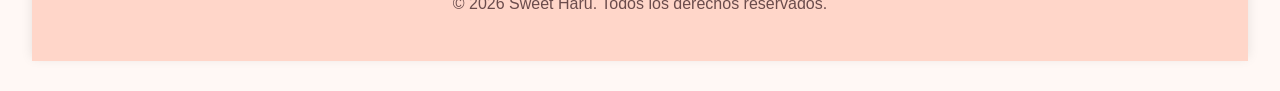
<file: sweet haru/Contacto.html>
<!DOCTYPE html>
<html lang="es">

<head>

    <meta charset="UTF-8">

    <meta name="viewport" content="width=device-width, initial-scale=1.0">

    <title>Contacto | Sweet Haru</title>

    <link rel="stylesheet" href="css/contacto.css">

</head>

<body>

<div class="container">

<!--=========================================
                HEADER
==========================================-->

<header>

    <nav class="navbar">

        <a href="index.html" class="logo">

            🌸 Sweet Haru

        </a>

        <button class="menu-toggle" id="menu-toggle">

            ☰

        </button>

        <ul class="menu" id="menu">

            <li><a href="index.html">🏠 Inicio</a></li>

            <li><a href="Nosotros.html">🌸 Nosotros</a></li>

            <li><a href="Tienda.html">💐 Tienda</a></li>

            <li><a href="Galeria.html">🖼️ Galería</a></li>

            <li><a href="Contacto.html">📞 Contacto</a></li>

        </ul>

    </nav>

</header>

<!--=========================================
                BANNER
==========================================-->

<section class="banner">

    <img src="img/principalbann.png" alt="Contacto Sweet Haru">

</section>

<!--=========================================
                TÍTULO
==========================================-->

<section class="titulo">

    <h1>📞 Contáctanos</h1>

    <p>

        Estamos listos para ayudarte a elegir el arreglo floral perfecto.
        Completa el siguiente formulario y nos pondremos en contacto contigo
        lo antes posible.

    </p>

</section>

<!--=========================================
            FORMULARIO
==========================================-->

<section class="contacto">

    <div class="formulario">

        <h2>🌸 Realiza tu Pedido</h2>

        <form action="#" method="post">

            <label for="nombre">Nombre Completo</label>

            <input
                type="text"
                id="nombre"
                name="nombre"
                placeholder="Ingrese su nombre"
                required>

            <label for="correo">Correo Electrónico</label>

            <input
                type="email"
                id="correo"
                name="correo"
                placeholder="Ingrese su correo"
                required>

            <label for="telefono">Teléfono</label>

            <input
                type="tel"
                id="telefono"
                name="telefono"
                placeholder="Ingrese su teléfono">

            <label for="producto">Producto de interés</label>

            <input
                type="text"
                id="producto"
                name="producto"
                placeholder="Ejemplo: Ramo Primavera">

            <label for="mensaje">Mensaje</label>

            <textarea
                id="mensaje"
                name="mensaje"
                rows="6"
                placeholder="Escriba aquí su mensaje..."
                required></textarea>
                            <div class="botones">

                <button type="submit">

                    📩 Enviar Pedido

                </button>

                <button type="reset">

                    🗑️ Limpiar

                </button>

            </div>

        </form>

    </div>

    <!--=========================================
            INFORMACIÓN DE CONTACTO
    ==========================================-->

    <div class="informacion">

        <h2>🌷 Información de Contacto</h2>

        <p><strong>📍 Dirección:</strong> San Salvador, El Salvador</p>

        <p><strong>📞 Teléfono:</strong> +503 7000-0000</p>

        <p><strong>📧 Correo:</strong> contacto@sweetharu.com</p>

        <p><strong>🕒 Horario:</strong> Lunes a Sábado de 8:00 a.m. a 6:00 p.m.</p>

        <p>

            Gracias por confiar en <strong>Sweet Haru</strong>. Será un placer
            ayudarte a crear un detalle inolvidable.

        </p>

    </div>

</section>

<!--=========================================
                FOOTER
==========================================-->

<footer>

    <h3>🌸 Sweet Haru | Florería</h3>

    <p>

        Gracias por visitar nuestra página de contacto.
        Estamos listos para atenderte y ayudarte a encontrar
        el arreglo floral perfecto.

    </p>

    <p>

        © 2026 Sweet Haru. Todos los derechos reservados.

    </p>

</footer>

</div>

<!--=========================================
        SCRIPT MENÚ HAMBURGUESA
==========================================-->

<script>

const menuToggle = document.getElementById("menu-toggle");
const menu = document.getElementById("menu");

menuToggle.addEventListener("click", () => {

    menu.classList.toggle("activo");

    if(menu.classList.contains("activo")){

        menuToggle.innerHTML = "✕";

    }else{

        menuToggle.innerHTML = "☰";

    }

});

const enlaces = document.querySelectorAll(".menu a");

enlaces.forEach(enlace =>{

    enlace.addEventListener("click", () =>{

        menu.classList.remove("activo");

        menuToggle.innerHTML = "☰";

    });

});

</script>

</body>

</html>
</file>
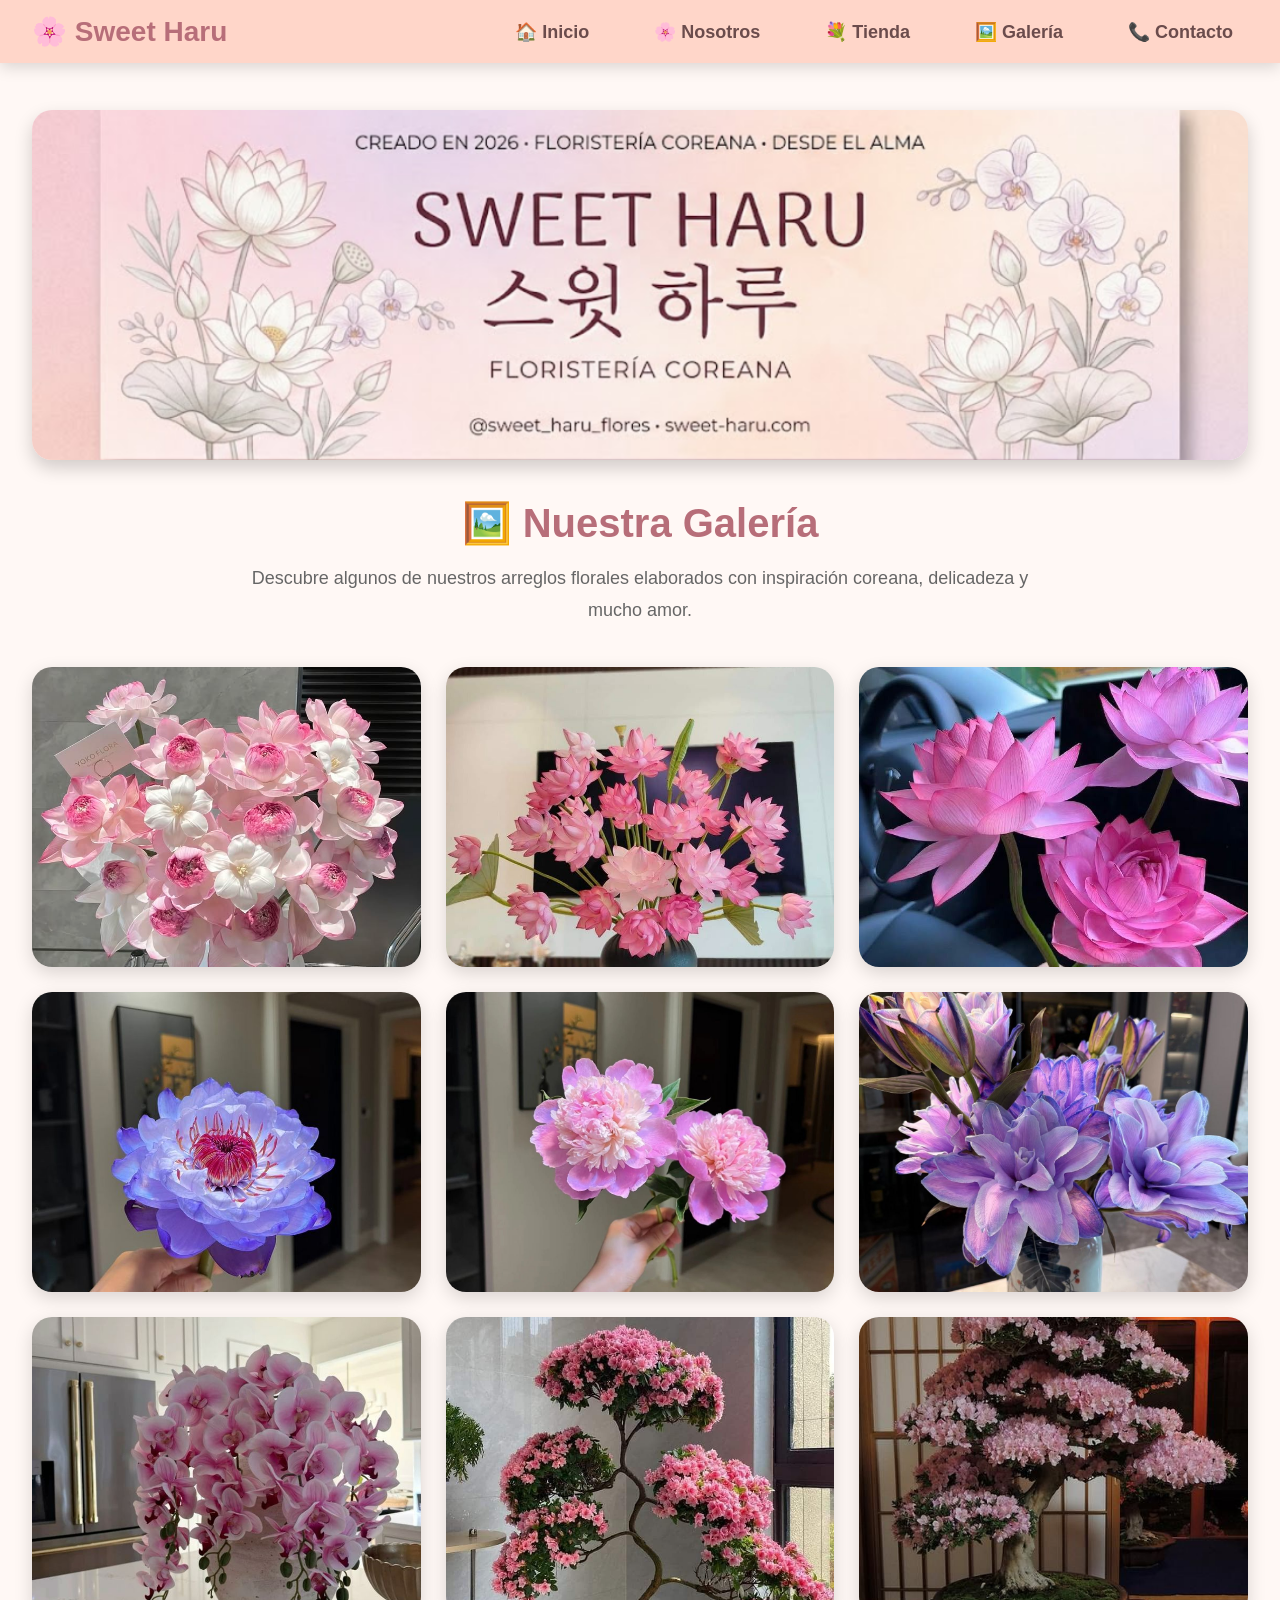
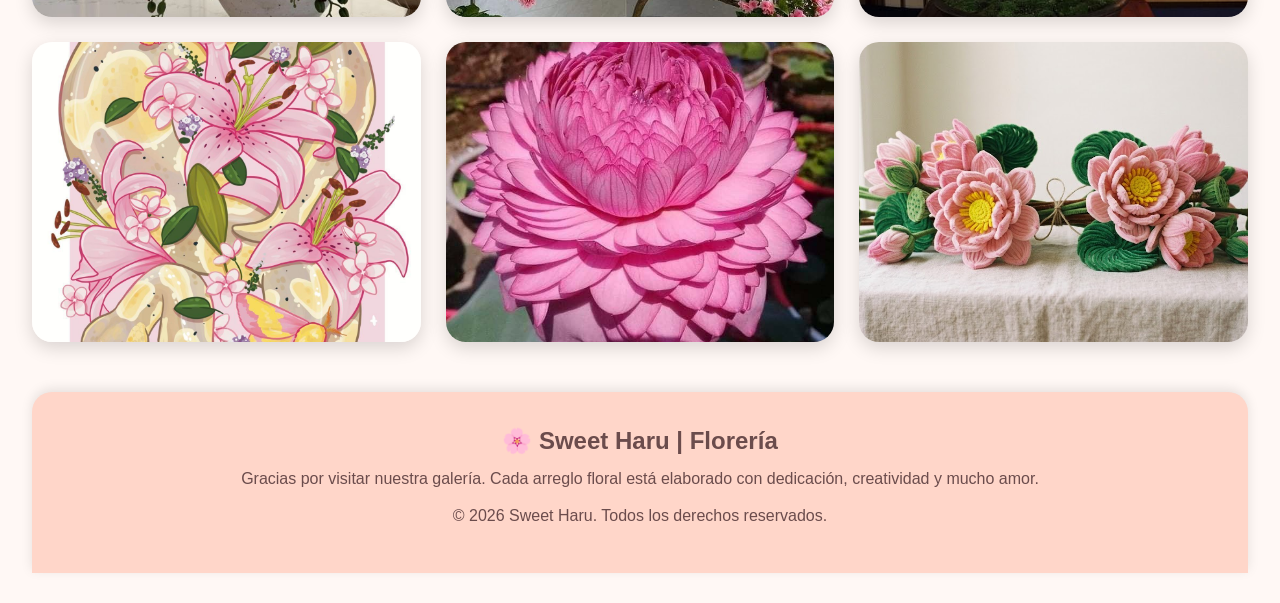
<file: sweet haru/Galeria.html>
<!DOCTYPE html>
<html lang="es">

<head>

    <meta charset="UTF-8">

    <meta name="viewport" content="width=device-width, initial-scale=1.0">

    <title>Galería | Sweet Haru</title>

    <link rel="stylesheet" href="css/galeria.css">

</head>

<body>

<div class="container">

<!--=========================================
                HEADER
==========================================-->

<header>

    <nav class="navbar">

        <a href="index.html" class="logo">

            🌸 Sweet Haru

        </a>

        <button class="menu-toggle" id="menu-toggle">

            ☰

        </button>

        <ul class="menu" id="menu">

            <li><a href="index.html">🏠 Inicio</a></li>

            <li><a href="Nosotros.html">🌸 Nosotros</a></li>

            <li><a href="Tienda.html">💐 Tienda</a></li>

            <li><a href="Galeria.html">🖼️ Galería</a></li>

            <li><a href="Contacto.html">📞 Contacto</a></li>

        </ul>

    </nav>

</header>

<!--=========================================
                BANNER
==========================================-->

<section class="banner">

    <img src="img/principalbann.png" alt="Galería Sweet Haru">

</section>

<!--=========================================
                TÍTULO
==========================================-->

<section class="titulo">

    <h1>🖼️ Nuestra Galería</h1>

    <p>

        Descubre algunos de nuestros arreglos florales elaborados
        con inspiración coreana, delicadeza y mucho amor.

    </p>

</section>

<!--=========================================
                GALERÍA
==========================================-->

<section class="galeria">

    <div class="foto">

        <img src="img/inicio1.jpg" alt="Arreglo Floral">

    </div>

    <div class="foto">

        <img src="img/inicio2.jpg" alt="Arreglo Floral">

    </div>

    <div class="foto">

        <img src="img/inicio3.jpg" alt="Arreglo Floral">

    </div>

    <div class="foto">

        <img src="img/inicio4.jpg" alt="Arreglo Floral">

    </div>

    <div class="foto">

        <img src="img/inicio5.jpg" alt="Arreglo Floral">

    </div>

    <div class="foto">

        <img src="img/inicio6.jpg" alt="Arreglo Floral">

    </div>
        <div class="foto">

        <img src="img/inicio7.jpg" alt="Arreglo Floral">

    </div>

    <div class="foto">

        <img src="img/inicio8.jpg" alt="Arreglo Floral">

    </div>

    <div class="foto">

        <img src="img/inicio9.jpg" alt="Arreglo Floral">

    </div>

    <div class="foto">

        <img src="img/yo.jpg" alt="Arreglo Floral">

    </div>

    <div class="foto">

        <img src="img/loto6.jpg" alt="Arreglo Floral">

    </div>

    <div class="foto">

        <img src="img/nnosotros.jpg" alt="Arreglo Floral">

    </div>

</section>

<!--=========================================
                FOOTER
==========================================-->

<footer>

    <h3>🌸 Sweet Haru | Florería</h3>

    <p>

        Gracias por visitar nuestra galería.
        Cada arreglo floral está elaborado con dedicación,
        creatividad y mucho amor.

    </p>

    <p>

        © 2026 Sweet Haru. Todos los derechos reservados.

    </p>

</footer>

</div>

<!--=========================================
        SCRIPT MENÚ HAMBURGUESA
==========================================-->

<script>

const menuToggle = document.getElementById("menu-toggle");
const menu = document.getElementById("menu");

menuToggle.addEventListener("click", () => {

    menu.classList.toggle("activo");

    if(menu.classList.contains("activo")){

        menuToggle.innerHTML = "✕";

    }else{

        menuToggle.innerHTML = "☰";

    }

});

const enlaces = document.querySelectorAll(".menu a");

enlaces.forEach(enlace =>{

    enlace.addEventListener("click", () =>{

        menu.classList.remove("activo");

        menuToggle.innerHTML = "☰";

    });

});

</script>

</body>

</html>
</file>
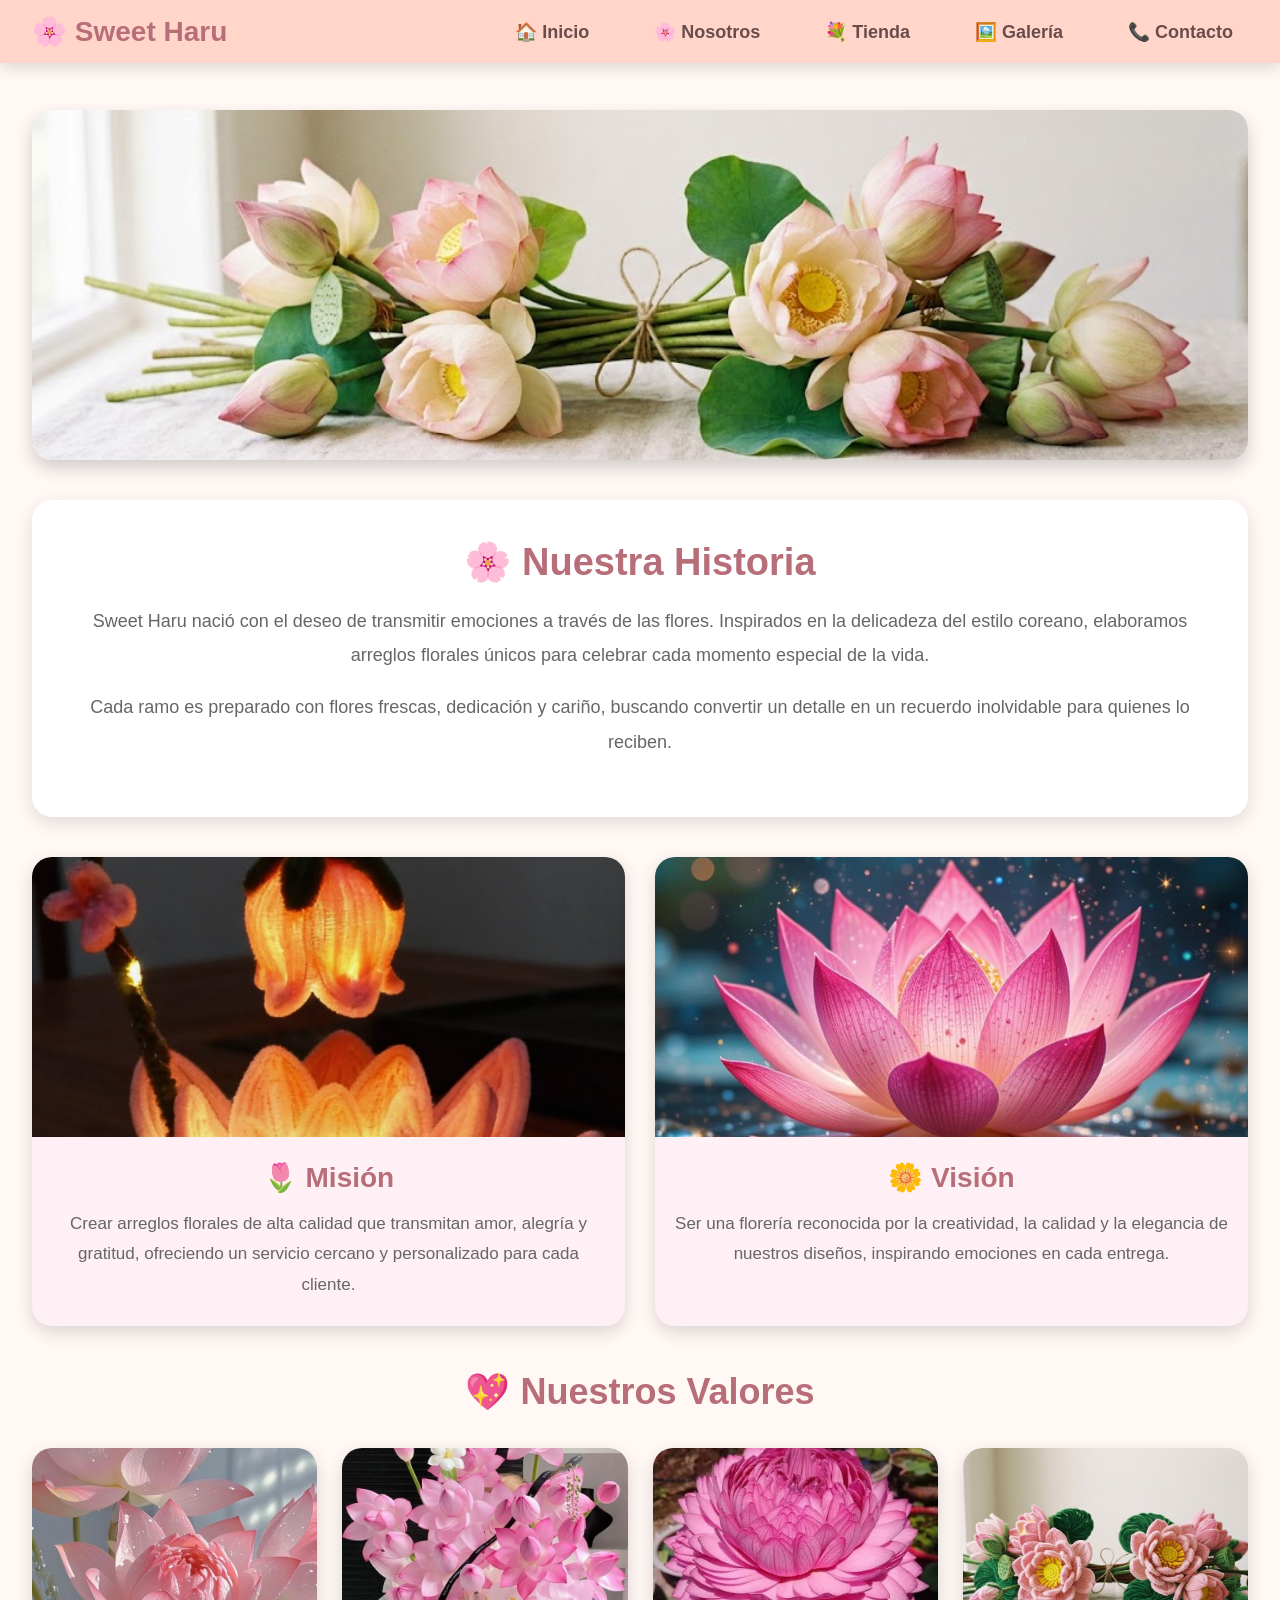
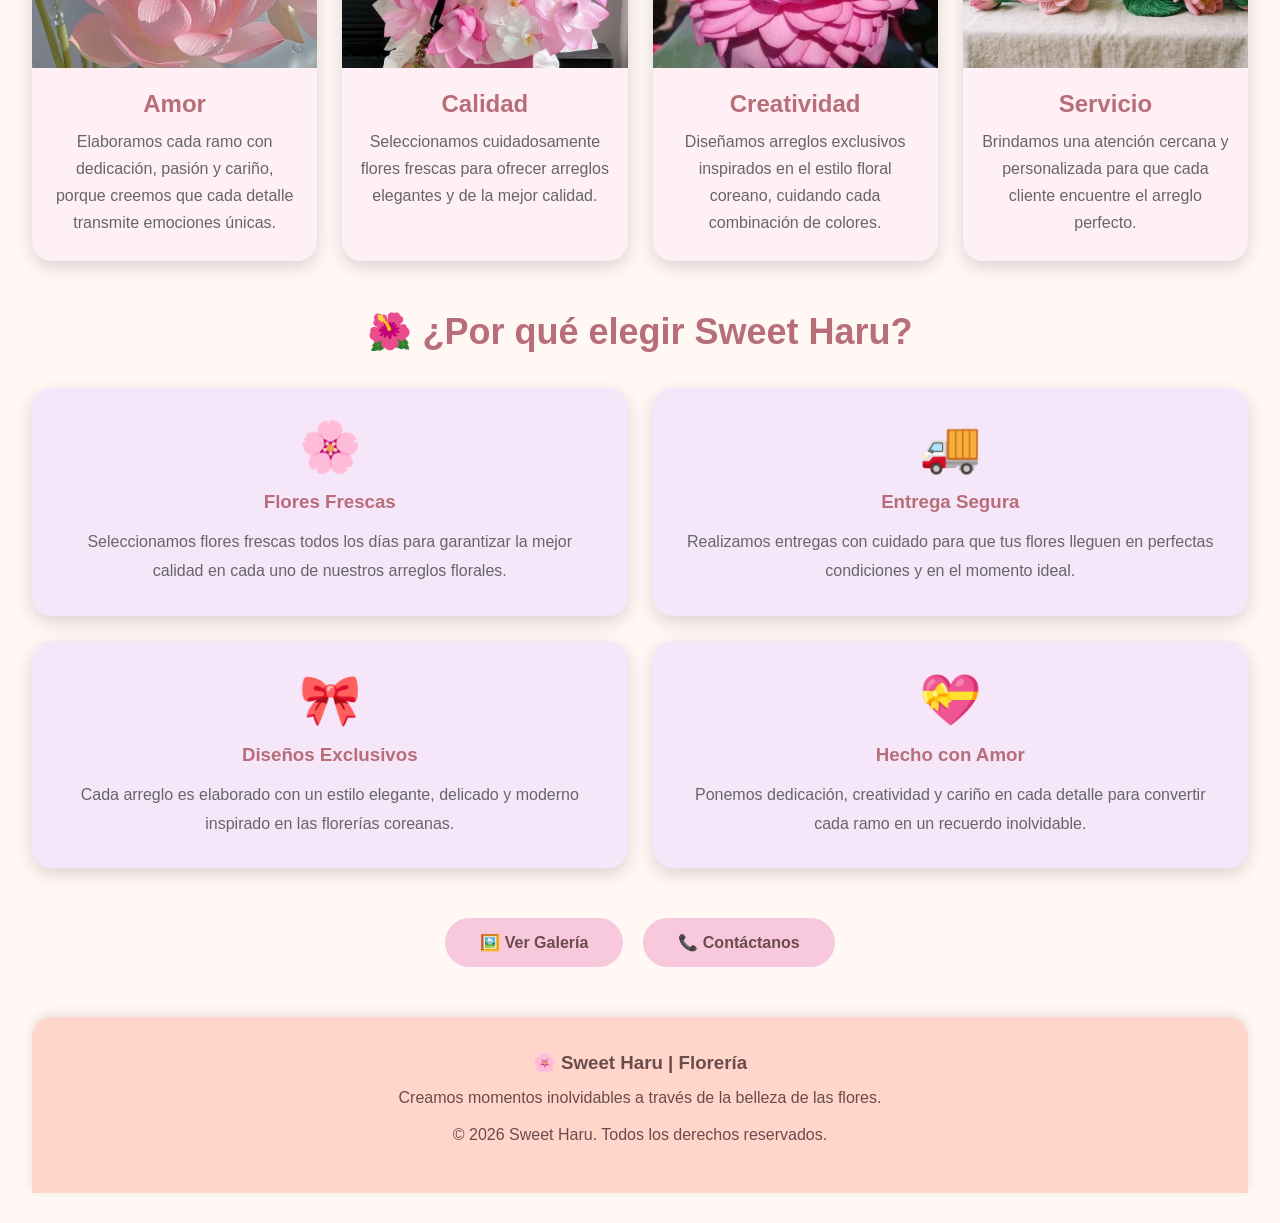
<file: sweet haru/Nosotros.html>
<!DOCTYPE html>
<html lang="es">

<head>

    <meta charset="UTF-8">

    <meta name="viewport" content="width=device-width, initial-scale=1.0">

    <title>Nosotros | Sweet Haru</title>

    <link rel="stylesheet" href="css/nosotros.css">

</head>

<body>

<div class="container">

<!--==================================================
                    HEADER
===================================================-->

<header>

    <nav class="navbar">

        <!-- Logo -->

        <a href="index.html" class="logo">

            🌸 Sweet Haru

        </a>

        <!-- Botón Hamburguesa -->

        <button class="menu-toggle" id="menu-toggle">

            ☰

        </button>

        <!-- Menú -->

        <ul class="menu" id="menu">

            <li><a href="index.html">🏠 Inicio</a></li>

            <li><a href="Nosotros.html">🌸 Nosotros</a></li>

            <li><a href="Tienda.html">💐 Tienda</a></li>

            <li><a href="Galeria.html">🖼️ Galería</a></li>

            <li><a href="Contacto.html">📞 Contacto</a></li>

        </ul>

    </nav>

</header>

<!--==================================================
                BANNER PRINCIPAL
===================================================-->

<section class="banner">

    <img src="img/principal.jpg" alt="Sweet Haru">

</section>

<!--==================================================
                NUESTRA HISTORIA
===================================================-->

<section class="historia">

    <h1>🌸 Nuestra Historia</h1>

    <p>

        Sweet Haru nació con el deseo de transmitir emociones a través
        de las flores. Inspirados en la delicadeza del estilo coreano,
        elaboramos arreglos florales únicos para celebrar cada momento
        especial de la vida.

    </p>

    <p>

        Cada ramo es preparado con flores frescas, dedicación y cariño,
        buscando convertir un detalle en un recuerdo inolvidable para
        quienes lo reciben.

    </p>

</section>

<!--==================================================
                MISIÓN Y VISIÓN
===================================================-->

<section class="mision-vision">

    <div class="caja">

        <img src="img/nosotros2.jpg" alt="Misión">

        <h2>🌷 Misión</h2>

        <p>

            Crear arreglos florales de alta calidad que transmitan amor,
            alegría y gratitud, ofreciendo un servicio cercano y
            personalizado para cada cliente.

        </p>

    </div>

    <div class="caja">

        <img src="img/nosotro3.jpg" alt="Visión">

        <h2>🌼 Visión</h2>

        <p>

            Ser una florería reconocida por la creatividad,
            la calidad y la elegancia de nuestros diseños,
            inspirando emociones en cada entrega.

        </p>

    </div>

</section>
<!--==================================================
                NUESTROS VALORES
===================================================-->

<section class="valores">

    <h2>💖 Nuestros Valores</h2>

    <div class="contenedor-valores">

        <!-- Valor 1 -->

        <div class="valor">

            <img src="img/nosotros4.jpg" alt="Amor">

            <h3>Amor</h3>

            <p>

                Elaboramos cada ramo con dedicación, pasión y cariño,
                porque creemos que cada detalle transmite emociones
                únicas.

            </p>

        </div>

        <!-- Valor 2 -->

        <div class="valor">

            <img src="img/nosotros1.jpg" alt="Calidad">

            <h3>Calidad</h3>

            <p>

                Seleccionamos cuidadosamente flores frescas para ofrecer
                arreglos elegantes y de la mejor calidad.

            </p>

        </div>

        <!-- Valor 3 -->

        <div class="valor">

            <img src="img/loto6.jpg" alt="Creatividad">

            <h3>Creatividad</h3>

            <p>

                Diseñamos arreglos exclusivos inspirados en el estilo
                floral coreano, cuidando cada combinación de colores.

            </p>

        </div>

        <!-- Valor 4 -->

        <div class="valor">

            <img src="img/nnosotros.jpg" alt="Servicio">

            <h3>Servicio</h3>

            <p>

                Brindamos una atención cercana y personalizada para que
                cada cliente encuentre el arreglo perfecto.

            </p>

        </div>

    </div>

</section>
<!--==================================================
            ¿POR QUÉ ELEGIRNOS?
===================================================-->

<section class="porque">

    <h2>🌺 ¿Por qué elegir Sweet Haru?</h2>

    <div class="porque-grid">

        <!-- Razón 1 -->

        <div class="item">

            <div class="icono">🌸</div>

            <h3>Flores Frescas</h3>

            <p>

                Seleccionamos flores frescas todos los días para
                garantizar la mejor calidad en cada uno de nuestros
                arreglos florales.

            </p>

        </div>

        <!-- Razón 2 -->

        <div class="item">

            <div class="icono">🚚</div>

            <h3>Entrega Segura</h3>

            <p>

                Realizamos entregas con cuidado para que tus flores
                lleguen en perfectas condiciones y en el momento ideal.

            </p>

        </div>

        <!-- Razón 3 -->

        <div class="item">

            <div class="icono">🎀</div>

            <h3>Diseños Exclusivos</h3>

            <p>

                Cada arreglo es elaborado con un estilo elegante,
                delicado y moderno inspirado en las florerías coreanas.

            </p>

        </div>

        <!-- Razón 4 -->

        <div class="item">

            <div class="icono">💝</div>

            <h3>Hecho con Amor</h3>

            <p>

                Ponemos dedicación, creatividad y cariño en cada
                detalle para convertir cada ramo en un recuerdo
                inolvidable.

            </p>

        </div>

    </div>

</section>

<!--==================================================
                BOTONES
===================================================-->

<section class="botones">

    <a href="Galeria.html" class="btn">

        🖼️ Ver Galería

    </a>

    <a href="Contacto.html" class="btn">

        📞 Contáctanos

    </a>

</section>
<!--==================================================
                    FOOTER
===================================================-->

<footer>

    <h3>🌸 Sweet Haru | Florería</h3>

    <p>
        Creamos momentos inolvidables a través de la belleza de las flores.
    </p>

    <p>
        © 2026 Sweet Haru. Todos los derechos reservados.
    </p>

</footer>

</div>

<!--==================================================
        SCRIPT MENÚ HAMBURGUESA
===================================================-->

<script>

const menuToggle = document.getElementById("menu-toggle");
const menu = document.getElementById("menu");

menuToggle.addEventListener("click", () => {

    menu.classList.toggle("activo");

    if(menu.classList.contains("activo")){

        menuToggle.innerHTML = "✕";

    }else{

        menuToggle.innerHTML = "☰";

    }

});

// Cerrar el menú al seleccionar una opción

const enlaces = document.querySelectorAll(".menu a");

enlaces.forEach(enlace =>{

    enlace.addEventListener("click",()=>{

        menu.classList.remove("activo");
        menuToggle.innerHTML="☰";

    });

});

</script>

</body>

</html>
</file>
<file: css/style.css>
/*==================================================
                    RESET GENERAL
==================================================*/

*{
    margin:0;
    padding:0;
    box-sizing:border-box;
    font-family:Arial, Helvetica, sans-serif;
}

html{
    scroll-behavior:smooth;
}

body{
    background-image:
    linear-gradient(rgba(255,255,255,.45),rgba(255,255,255,.45)),
    url("../img/inicio13.png");
    background-size:cover;
    background-position:center;
    background-repeat:no-repeat;
    background-attachment:fixed;
    overflow-x:hidden;
    color:#555;
}

/*==================================================
            CONTENEDOR PRINCIPAL
==================================================*/

.container{

    width:95%;
    max-width:1250px;
    margin:110px auto 30px;

}

/*==================================================
                    HEADER
==================================================*/

header{
    position:fixed;
    top:0;
    left:0;
    width:100%;
    z-index:9999;
    background:#FFD6C9;
    box-shadow:0 4px 15px rgba(0,0,0,.15);

}

/*==================================================
                    NAVBAR
==================================================*/

.navbar{

    width:95%;

    max-width:1250px;

    margin:auto;

    display:flex;

    justify-content:space-between;

    align-items:center;

    padding:15px 0;

}

/*==================================================
                    LOGO
==================================================*/

.logo{

    text-decoration:none;

    font-size:28px;

    font-weight:bold;

    color:#B76E79;

    transition:.3s;

}

.logo:hover{

    color:#8A4F7D;

}

/*==================================================
                BOTÓN HAMBURGUESA
==================================================*/

.menu-toggle{

    display:none;

    background:none;

    border:none;

    font-size:35px;

    cursor:pointer;

    color:#B76E79;

    transition:.3s;

}

.menu-toggle:hover{

    transform:scale(1.1);

}

/*==================================================
                    MENÚ
==================================================*/

.menu{

    list-style:none;

    display:flex;

    align-items:center;

    gap:35px;

}

.menu li{

    list-style:none;

}

.menu li a{

    text-decoration:none;

    color:#6B4C4C;

    font-size:18px;

    font-weight:bold;

    padding:10px 15px;

    border-radius:12px;

    transition:.35s;

}

.menu li a:hover{

    background:#F8C8DC;

    color:white;

}

/*==================================================
                BANNER SUPERIOR
==================================================*/

.banner-superior{

    width:100%;

    height:180px;

    overflow:hidden;

    border-radius:20px;

    position:relative;

    margin-bottom:30px;

    box-shadow:0 6px 18px rgba(0,0,0,.18);

}

.banner-img{

    width:100%;

    height:100%;

    object-fit:cover;

    transition:.6s;

}

.banner-superior:hover .banner-img{

    transform:scale(1.05);

}

/*==================================================
                REDES SOCIALES
==================================================*/

.redes{

    position:absolute;

    top:50%;

    right:25px;

    transform:translateY(-50%);

    display:flex;

    gap:12px;

}

.ig{

    width:60px;

    height:60px;

    border-radius:50%;

    object-fit:cover;

    background:white;

    padding:3px;

    transition:.4s;

}

.ig:hover{

    transform:scale(1.12);

}

/*==================================================
                HERO PRINCIPAL
==================================================*/

.hero{

    width:100%;

    height:380px;

    overflow:hidden;

    border-radius:20px;

    margin-bottom:35px;

    box-shadow:0 8px 18px rgba(0,0,0,.18);

}

.hero img{

    width:100%;

    height:100%;

    object-fit:cover;

    transition:.6s;

}

.hero:hover img{

    transform:scale(1.04);

}
/*==================================================
            CONTENIDO PRINCIPAL
==================================================*/

.contenido,
.contenido2{

    display:flex;

    justify-content:space-between;

    align-items:flex-start;

    gap:30px;

    margin-bottom:40px;

}

/*==================================================
        CONTENEDOR DE ARTÍCULOS
==================================================*/

.articulos,
.articulos2{

    flex:1;

    display:grid;

    grid-template-columns:repeat(2,1fr);

    gap:25px;

}

/*==================================================
                TARJETAS
==================================================*/

.articulos article,
.articulos2 article{

    background:#FFF0F5;

    border-radius:20px;

    overflow:hidden;

    box-shadow:0 6px 18px rgba(0,0,0,.15);

    transition:.4s;

    display:flex;

    flex-direction:column;

}

.articulos article:hover,
.articulos2 article:hover{

    transform:translateY(-8px);

    box-shadow:0 12px 25px rgba(0,0,0,.20);

}

/*==================================================
            IMÁGENES DE TARJETAS
==================================================*/

.articulos article img,
.articulos2 article img{

    width:100%;

    height:250px;

    object-fit:cover;

    transition:.5s;

}

.articulos article:hover img,
.articulos2 article:hover img{

    transform:scale(1.05);

}

/*==================================================
                TÍTULOS
==================================================*/

.articulos article h2,
.articulos2 article h2{

    color:#B76E79;

    text-align:center;

    margin:18px 15px 10px;

    font-size:24px;

}

/*==================================================
                PÁRRAFOS
==================================================*/

.articulos article p,
.articulos2 article p{

    padding:0 18px;

    color:#666;

    text-align:center;

    line-height:1.7;

    flex-grow:1;

    font-size:16px;

}

/*==================================================
                BOTONES
==================================================*/

.articulos article a,
.articulos2 article a{

    width:170px;

    margin:20px auto 25px;

    text-align:center;

    text-decoration:none;

    background:#F8C8DC;

    color:#6B4C4C;

    padding:12px;

    border-radius:30px;

    font-weight:bold;

    transition:.35s;

}

.articulos article a:hover,
.articulos2 article a:hover{

    background:#B76E79;

    color:#fff;

    transform:scale(1.05);

}
/*==================================================
                    ASIDE
==================================================*/

aside,
.aside2{

    width:300px;

    background:#F6E6FA;

    border-radius:20px;

    overflow:hidden;

    box-shadow:0 6px 18px rgba(0,0,0,.15);

    display:flex;

    flex-direction:column;

    align-items:center;

    transition:.4s;

}

aside:hover,
.aside2:hover{

    transform:translateY(-8px);

    box-shadow:0 12px 25px rgba(0,0,0,.20);

}

/*==================================================
                IMAGEN DEL ASIDE
==================================================*/

aside img,
.aside2 img{

    width:100%;

    height:420px;

    object-fit:cover;

    transition:.5s;

}

aside:hover img,
.aside2:hover img{

    transform:scale(1.05);

}

/*==================================================
                TÍTULOS
==================================================*/

aside h2,
.aside2 h2{

    color:#B76E79;

    text-align:center;

    margin:20px 15px 10px;

    font-size:26px;

}

/*==================================================
                PÁRRAFOS
==================================================*/

aside p,
.aside2 p{

    padding:0 20px;

    text-align:center;

    line-height:1.8;

    color:#666;

    font-size:16px;

    margin-bottom:20px;

}

/*==================================================
                BOTONES
==================================================*/

aside a,
.aside2 a{

    text-decoration:none;

    background:#F8C8DC;

    color:#6B4C4C;

    padding:12px 28px;

    border-radius:30px;

    font-weight:bold;

    margin-bottom:25px;

    transition:.35s;

}

aside a:hover,
.aside2 a:hover{

    background:#B76E79;

    color:#fff;

    transform:scale(1.05);

}

/*==================================================
                    FOOTER
==================================================*/

footer{

    width:100%;

    background:#FFD6C9;

    color:#6B4C4C;

    text-align:center;

    padding:35px 20px;

    border-radius:20px 20px 0 0;

    margin-top:40px;

    box-shadow:0 -3px 12px rgba(0,0,0,.10);

}

footer p{

    margin:8px 0;

    font-size:17px;

    line-height:1.7;

}

/*==================================================
                ANIMACIONES
==================================================*/

@keyframes aparecer{

    from{

        opacity:0;

        transform:translateY(30px);

    }

    to{

        opacity:1;

        transform:translateY(0);

    }

}

.articulos article,
.articulos2 article,
aside,
.aside2,
.hero,
.banner-superior{

    animation:aparecer .8s ease;

}

/*==================================================
            SCROLL PERSONALIZADO
==================================================*/

::-webkit-scrollbar{

    width:10px;

}

::-webkit-scrollbar-track{

    background:#FFEFF5;

}

::-webkit-scrollbar-thumb{

    background:#E7AFC7;

    border-radius:20px;

}

::-webkit-scrollbar-thumb:hover{

    background:#D78BAF;

}
/*==================================================
        RESPONSIVE - TABLETS
        (768px a 1023px)
==================================================*/

@media screen and (max-width:1023px){

    .container{

        width:95%;

        margin-top:100px;

    }

    .contenido,
    .contenido2{

        flex-direction:column;

    }

    .articulos,
    .articulos2{

        width:100%;

        grid-template-columns:repeat(2,1fr);

    }

    aside,
    .aside2{

        width:100%;

    }

    aside img,
    .aside2 img{

        height:350px;

    }

}

/*==================================================
        RESPONSIVE - CELULARES
        (767px o menos)
==================================================*/

@media screen and (max-width:767px){

/*==============================
        NAVBAR
===============================*/

.navbar{

    flex-wrap:wrap;

    padding:15px;

}

.logo{

    font-size:24px;

}

/*==============================
    BOTÓN HAMBURGUESA
===============================*/

.menu-toggle{

    display:block;

}

/*==============================
        MENÚ
===============================*/

.menu{

    width:100%;

    display:none;

    flex-direction:column;

    gap:0;

    margin-top:15px;

    background:#FFD6C9;

    border-radius:15px;

    overflow:hidden;

}

.menu.activo{

    display:flex;

}

.menu li{

    width:100%;

}

.menu li a{

    display:block;

    text-align:center;

    padding:15px;

    border-radius:0;

    border-bottom:1px solid rgba(255,255,255,.4);

}

/*==============================
        BANNER
===============================*/

.banner-superior{

    height:120px;

}

.redes{

    position:static;

    transform:none;

    justify-content:center;

    margin-top:10px;

    margin-bottom:10px;

}

.ig{

    width:45px;

    height:45px;

}

/*==============================
        HERO
===============================*/

.hero{

    height:220px;

}

/*==============================
        TARJETAS
===============================*/

.articulos,
.articulos2{

    grid-template-columns:1fr;

}

.articulos article img,
.articulos2 article img{

    height:220px;

}

aside img,
.aside2 img{

    height:250px;

}

/*==============================
        FOOTER
===============================*/

footer{

    padding:25px 15px;

}

footer p{

    font-size:15px;

}

}

/*==================================================
        PANTALLAS GRANDES
==================================================*/

@media screen and (min-width:1440px){

.container{

    max-width:1400px;

}

.navbar{

    max-width:1400px;

}

.logo{

    font-size:32px;

}

.menu li a{

    font-size:20px;

}

.hero{

    height:450px;

}

.banner-superior{

    height:220px;

}

.articulos article img,
.articulos2 article img{

    height:280px;

}

aside img,
.aside2 img{

    height:480px;

}

}
/*==================================================
            PÉTALOS DE SAKURA
==================================================*/

.petalos{

    position: fixed;

    top: 0;

    left: 0;

    width: 100%;

    height: 100%;

    pointer-events: none;

    overflow: hidden;

    z-index: 9999;

}

.petalos span{

    position: absolute;

    top: -50px;

    font-size: 25px;

    animation: caer linear infinite;

    opacity: .9;

}

@keyframes caer{

    0%{

        transform: translateY(-50px) rotate(0deg);

        opacity: 0;

    }

    10%{

        opacity: 1;

    }

    100%{

        transform: translateY(120vh) rotate(360deg);

        opacity: 0;

    }

}
</file>
<file: sweet haru/css/style.css>
/*==================================================
                    RESET GENERAL
==================================================*/

*{
    margin:0;
    padding:0;
    box-sizing:border-box;
    font-family:Arial, Helvetica, sans-serif;
}

html{
    scroll-behavior:smooth;
}

body{

    background:#FFF8F5;
    overflow-x:hidden;

}

/*==================================================
            CONTENEDOR PRINCIPAL
==================================================*/

.container{

    width:95%;
    max-width:1250px;
    margin:110px auto 30px;

}

/*==================================================
                    HEADER
==================================================*/

header{

    position:fixed;

    top:0;

    left:0;

    width:100%;

    z-index:9999;

    background:#FFD6C9;

    box-shadow:0 4px 15px rgba(0,0,0,.15);

}

/*==================================================
                    NAVBAR
==================================================*/

.navbar{

    width:95%;

    max-width:1250px;

    margin:auto;

    display:flex;

    justify-content:space-between;

    align-items:center;

    padding:15px 0;

}

/*==================================================
                    LOGO
==================================================*/

.logo{

    text-decoration:none;

    font-size:28px;

    font-weight:bold;

    color:#B76E79;

    transition:.3s;

}

.logo:hover{

    color:#8A4F7D;

}

/*==================================================
                BOTÓN HAMBURGUESA
==================================================*/

.menu-toggle{

    display:none;

    background:none;

    border:none;

    font-size:35px;

    cursor:pointer;

    color:#B76E79;

    transition:.3s;

}

.menu-toggle:hover{

    transform:scale(1.1);

}

/*==================================================
                    MENÚ
==================================================*/

.menu{

    list-style:none;

    display:flex;

    align-items:center;

    gap:35px;

}

.menu li{

    list-style:none;

}

.menu li a{

    text-decoration:none;

    color:#6B4C4C;

    font-size:18px;

    font-weight:bold;

    padding:10px 15px;

    border-radius:12px;

    transition:.35s;

}

.menu li a:hover{

    background:#F8C8DC;

    color:white;

}

/*==================================================
                BANNER SUPERIOR
==================================================*/

.banner-superior{

    width:100%;

    height:180px;

    overflow:hidden;

    border-radius:20px;

    position:relative;

    margin-bottom:30px;

    box-shadow:0 6px 18px rgba(0,0,0,.18);

}

.banner-img{

    width:100%;

    height:100%;

    object-fit:cover;

    transition:.6s;

}

.banner-superior:hover .banner-img{

    transform:scale(1.05);

}

/*==================================================
                REDES SOCIALES
==================================================*/

.redes{

    position:absolute;

    top:50%;

    right:25px;

    transform:translateY(-50%);

    display:flex;

    gap:12px;

}

.ig{

    width:60px;

    height:60px;

    border-radius:50%;

    object-fit:cover;

    background:white;

    padding:3px;

    transition:.4s;

}

.ig:hover{

    transform:scale(1.12);

}

/*==================================================
                HERO PRINCIPAL
==================================================*/

.hero{

    width:100%;

    height:380px;

    overflow:hidden;

    border-radius:20px;

    margin-bottom:35px;

    box-shadow:0 8px 18px rgba(0,0,0,.18);

}

.hero img{

    width:100%;

    height:100%;

    object-fit:cover;

    transition:.6s;

}

.hero:hover img{

    transform:scale(1.04);

}
/*==================================================
            CONTENIDO PRINCIPAL
==================================================*/

.contenido,
.contenido2{

    display:flex;

    justify-content:space-between;

    align-items:flex-start;

    gap:30px;

    margin-bottom:40px;

}

/*==================================================
        CONTENEDOR DE ARTÍCULOS
==================================================*/

.articulos,
.articulos2{

    flex:1;

    display:grid;

    grid-template-columns:repeat(2,1fr);

    gap:25px;

}

/*==================================================
                TARJETAS
==================================================*/

.articulos article,
.articulos2 article{

    background:#FFF0F5;

    border-radius:20px;

    overflow:hidden;

    box-shadow:0 6px 18px rgba(0,0,0,.15);

    transition:.4s;

    display:flex;

    flex-direction:column;

}

.articulos article:hover,
.articulos2 article:hover{

    transform:translateY(-8px);

    box-shadow:0 12px 25px rgba(0,0,0,.20);

}

/*==================================================
            IMÁGENES DE TARJETAS
==================================================*/

.articulos article img,
.articulos2 article img{

    width:100%;

    height:250px;

    object-fit:cover;

    transition:.5s;

}

.articulos article:hover img,
.articulos2 article:hover img{

    transform:scale(1.05);

}

/*==================================================
                TÍTULOS
==================================================*/

.articulos article h2,
.articulos2 article h2{

    color:#B76E79;

    text-align:center;

    margin:18px 15px 10px;

    font-size:24px;

}

/*==================================================
                PÁRRAFOS
==================================================*/

.articulos article p,
.articulos2 article p{

    padding:0 18px;

    color:#666;

    text-align:center;

    line-height:1.7;

    flex-grow:1;

    font-size:16px;

}

/*==================================================
                BOTONES
==================================================*/

.articulos article a,
.articulos2 article a{

    width:170px;

    margin:20px auto 25px;

    text-align:center;

    text-decoration:none;

    background:#F8C8DC;

    color:#6B4C4C;

    padding:12px;

    border-radius:30px;

    font-weight:bold;

    transition:.35s;

}

.articulos article a:hover,
.articulos2 article a:hover{

    background:#B76E79;

    color:#fff;

    transform:scale(1.05);

}
/*==================================================
                    ASIDE
==================================================*/

aside,
.aside2{

    width:300px;

    background:#F6E6FA;

    border-radius:20px;

    overflow:hidden;

    box-shadow:0 6px 18px rgba(0,0,0,.15);

    display:flex;

    flex-direction:column;

    align-items:center;

    transition:.4s;

}

aside:hover,
.aside2:hover{

    transform:translateY(-8px);

    box-shadow:0 12px 25px rgba(0,0,0,.20);

}

/*==================================================
                IMAGEN DEL ASIDE
==================================================*/

aside img,
.aside2 img{

    width:100%;

    height:420px;

    object-fit:cover;

    transition:.5s;

}

aside:hover img,
.aside2:hover img{

    transform:scale(1.05);

}

/*==================================================
                TÍTULOS
==================================================*/

aside h2,
.aside2 h2{

    color:#B76E79;

    text-align:center;

    margin:20px 15px 10px;

    font-size:26px;

}

/*==================================================
                PÁRRAFOS
==================================================*/

aside p,
.aside2 p{

    padding:0 20px;

    text-align:center;

    line-height:1.8;

    color:#666;

    font-size:16px;

    margin-bottom:20px;

}

/*==================================================
                BOTONES
==================================================*/

aside a,
.aside2 a{

    text-decoration:none;

    background:#F8C8DC;

    color:#6B4C4C;

    padding:12px 28px;

    border-radius:30px;

    font-weight:bold;

    margin-bottom:25px;

    transition:.35s;

}

aside a:hover,
.aside2 a:hover{

    background:#B76E79;

    color:#fff;

    transform:scale(1.05);

}

/*==================================================
                    FOOTER
==================================================*/

footer{

    width:100%;

    background:#FFD6C9;

    color:#6B4C4C;

    text-align:center;

    padding:35px 20px;

    border-radius:20px 20px 0 0;

    margin-top:40px;

    box-shadow:0 -3px 12px rgba(0,0,0,.10);

}

footer p{

    margin:8px 0;

    font-size:17px;

    line-height:1.7;

}

/*==================================================
                ANIMACIONES
==================================================*/

@keyframes aparecer{

    from{

        opacity:0;

        transform:translateY(30px);

    }

    to{

        opacity:1;

        transform:translateY(0);

    }

}

.articulos article,
.articulos2 article,
aside,
.aside2,
.hero,
.banner-superior{

    animation:aparecer .8s ease;

}

/*==================================================
            SCROLL PERSONALIZADO
==================================================*/

::-webkit-scrollbar{

    width:10px;

}

::-webkit-scrollbar-track{

    background:#FFEFF5;

}

::-webkit-scrollbar-thumb{

    background:#E7AFC7;

    border-radius:20px;

}

::-webkit-scrollbar-thumb:hover{

    background:#D78BAF;

}
/*==================================================
        RESPONSIVE - TABLETS
        (768px a 1023px)
==================================================*/

@media screen and (max-width:1023px){

    .container{

        width:95%;

        margin-top:100px;

    }

    .contenido,
    .contenido2{

        flex-direction:column;

    }

    .articulos,
    .articulos2{

        width:100%;

        grid-template-columns:repeat(2,1fr);

    }

    aside,
    .aside2{

        width:100%;

    }

    aside img,
    .aside2 img{

        height:350px;

    }

}

/*==================================================
        RESPONSIVE - CELULARES
        (767px o menos)
==================================================*/

@media screen and (max-width:767px){

/*==============================
        NAVBAR
===============================*/

.navbar{

    flex-wrap:wrap;

    padding:15px;

}

.logo{

    font-size:24px;

}

/*==============================
    BOTÓN HAMBURGUESA
===============================*/

.menu-toggle{

    display:block;

}

/*==============================
        MENÚ
===============================*/

.menu{

    width:100%;

    display:none;

    flex-direction:column;

    gap:0;

    margin-top:15px;

    background:#FFD6C9;

    border-radius:15px;

    overflow:hidden;

}

.menu.activo{

    display:flex;

}

.menu li{

    width:100%;

}

.menu li a{

    display:block;

    text-align:center;

    padding:15px;

    border-radius:0;

    border-bottom:1px solid rgba(255,255,255,.4);

}

/*==============================
        BANNER
===============================*/

.banner-superior{

    height:120px;

}

.redes{

    position:static;

    transform:none;

    justify-content:center;

    margin-top:10px;

    margin-bottom:10px;

}

.ig{

    width:45px;

    height:45px;

}

/*==============================
        HERO
===============================*/

.hero{

    height:220px;

}

/*==============================
        TARJETAS
===============================*/

.articulos,
.articulos2{

    grid-template-columns:1fr;

}

.articulos article img,
.articulos2 article img{

    height:220px;

}

aside img,
.aside2 img{

    height:250px;

}

/*==============================
        FOOTER
===============================*/

footer{

    padding:25px 15px;

}

footer p{

    font-size:15px;

}

}

/*==================================================
        PANTALLAS GRANDES
==================================================*/

@media screen and (min-width:1440px){

.container{

    max-width:1400px;

}

.navbar{

    max-width:1400px;

}

.logo{

    font-size:32px;

}

.menu li a{

    font-size:20px;

}

.hero{

    height:450px;

}

.banner-superior{

    height:220px;

}

.articulos article img,
.articulos2 article img{

    height:280px;

}

aside img,
.aside2 img{

    height:480px;

}

}
</file>
<file: css/galeria.css>
/*==================================================
                    RESET GENERAL
==================================================*/

*{
    margin:0;
    padding:0;
    box-sizing:border-box;
    font-family:Arial, Helvetica, sans-serif;
}

html{
    scroll-behavior:smooth;
}

body{
    background-image:
    linear-gradient(rgba(255,255,255,.45),rgba(255,255,255,.45)),
    url("../img/galeria13.png");
    background-size:cover;
    background-position:center;
    background-repeat:no-repeat;
    background-attachment:fixed;
    overflow-x:hidden;
    color:#555;

}

/*==================================================
            CONTENEDOR PRINCIPAL
==================================================*/

.container{

    width:95%;
    max-width:1250px;
    margin:110px auto 30px;

}

/*==================================================
                    HEADER
==================================================*/

header{

    position:fixed;
    top:0;
    left:0;
    width:100%;
    z-index:9999;
    background:#FFD6C9;
    box-shadow:0 4px 15px rgba(0,0,0,.15);

}

/*==================================================
                    NAVBAR
==================================================*/

.navbar{

    width:95%;
    max-width:1250px;
    margin:auto;

    display:flex;
    justify-content:space-between;
    align-items:center;

    padding:15px 0;

}

/*==================================================
                    LOGO
==================================================*/

.logo{

    text-decoration:none;
    font-size:28px;
    font-weight:bold;
    color:#B76E79;
    transition:.3s;

}

.logo:hover{

    color:#8A4F7D;

}

/*==================================================
            BOTÓN HAMBURGUESA
==================================================*/

.menu-toggle{

    display:none;
    background:none;
    border:none;
    font-size:35px;
    cursor:pointer;
    color:#B76E79;
    transition:.3s;

}

.menu-toggle:hover{

    transform:scale(1.1);

}

/*==================================================
                    MENÚ
==================================================*/

.menu{

    list-style:none;
    display:flex;
    align-items:center;
    gap:35px;

}

.menu li{

    list-style:none;

}

.menu li a{

    text-decoration:none;
    color:#6B4C4C;
    font-size:18px;
    font-weight:bold;
    padding:10px 15px;
    border-radius:12px;
    transition:.35s;

}

.menu li a:hover{

    background:#F8C8DC;
    color:#fff;

}

/*==================================================
                    BANNER
==================================================*/

.banner{

    width:100%;
    height:350px;
    overflow:hidden;
    border-radius:20px;
    margin-bottom:40px;
    box-shadow:0 8px 18px rgba(0,0,0,.18);

}

.banner img{

    width:100%;
    height:100%;
    object-fit:cover;
    transition:.6s;

}

.banner:hover img{

    transform:scale(1.05);

}

/*==================================================
                    TÍTULO
==================================================*/

.titulo{

    text-align:center;
    margin-bottom:40px;

}

.titulo h1{

    color:#B76E79;
    font-size:40px;
    margin-bottom:15px;

}

.titulo p{

    color:#666;
    font-size:18px;
    line-height:1.8;
    max-width:800px;
    margin:auto;

}

/*==================================================
                    GALERÍA
==================================================*/

.galeria{

    display:grid;
    grid-template-columns:repeat(3,1fr);
    gap:25px;
    margin-bottom:50px;

}

.foto{

    overflow:hidden;
    border-radius:20px;
    box-shadow:0 6px 18px rgba(0,0,0,.15);
    transition:.4s;

}

.foto:hover{

    transform:translateY(-8px);

}

.foto img{

    width:100%;
    height:300px;
    object-fit:cover;
    display:block;
    transition:.5s;

}

.foto:hover img{

    transform:scale(1.08);

}
/*==================================================
                    FOOTER
==================================================*/

footer{

    background:#FFD6C9;
    color:#6B4C4C;
    text-align:center;
    padding:35px 20px;
    border-radius:20px 20px 0 0;
    box-shadow:0 -3px 12px rgba(0,0,0,.10);

}

footer h3{

    margin-bottom:10px;
    font-size:24px;

}

footer p{

    margin:8px 0;
    line-height:1.8;

}

/*==================================================
                ANIMACIONES
==================================================*/

@keyframes aparecer{

    from{

        opacity:0;
        transform:translateY(30px);

    }

    to{

        opacity:1;
        transform:translateY(0);

    }

}

.banner,
.titulo,
.foto{

    animation:aparecer .8s ease;

}

/*==================================================
            RESPONSIVE TABLET
==================================================*/

@media screen and (max-width:1023px){

    .galeria{

        grid-template-columns:repeat(2,1fr);

    }

    .foto img{

        height:260px;

    }

}

/*==================================================
            RESPONSIVE CELULAR
==================================================*/

@media screen and (max-width:767px){

    .container{

        margin-top:100px;

    }

    .navbar{

        flex-wrap:wrap;
        padding:15px;

    }

    .logo{

        font-size:24px;

    }

    .menu-toggle{

        display:block;

    }

    .menu{

        display:none;
        flex-direction:column;
        width:100%;
        margin-top:15px;
        gap:0;
        background:#FFD6C9;
        border-radius:15px;
        overflow:hidden;

    }

    .menu.activo{

        display:flex;

    }

    .menu li{

        width:100%;

    }

    .menu li a{

        display:block;
        text-align:center;
        padding:15px;
        border-bottom:1px solid rgba(255,255,255,.4);

    }

    .banner{

        height:220px;

    }

    .titulo h1{

        font-size:30px;

    }

    .titulo p{

        font-size:16px;

    }

    .galeria{

        grid-template-columns:1fr;

    }

    .foto img{

        height:250px;

    }

    footer{

        padding:25px 15px;

    }

    footer h3{

        font-size:20px;

    }

    footer p{

        font-size:15px;

    }

}

/*==================================================
        PANTALLAS GRANDES
==================================================*/

@media screen and (min-width:1440px){

    .container{

        max-width:1400px;

    }

    .navbar{

        max-width:1400px;

    }

    .banner{

        height:420px;

    }

    .galeria{

        grid-template-columns:repeat(4,1fr);

    }

    .foto img{

        height:280px;

    }

    .titulo h1{

        font-size:46px;

    }

}
/*==================================================
        PÉTALOS DE SAKURA
==================================================*/

.petalos{

    position:fixed;

    top:0;

    left:0;

    width:100%;

    height:100%;

    pointer-events:none;

    overflow:hidden;

    z-index:-1;

}

.petalos span{

    position:absolute;

    top:-50px;

    font-size:25px;

    animation:caer linear infinite;

    opacity:.9;

}

@keyframes caer{

    0%{

        transform:
        translateY(-50px)
        rotate(0deg);

        opacity:0;

    }

    10%{

        opacity:1;

    }

    100%{

        transform:
        translateY(120vh)
        rotate(360deg);

        opacity:0;

    }

}
</file>
<file: css/nosotros.css>
/*==================================================
                    RESET GENERAL
==================================================*/

*{
    margin:0;
    padding:0;
    box-sizing:border-box;
    font-family:Arial, Helvetica, sans-serif;
}

html{
    scroll-behavior:smooth;
}

body{
    background-image:
    linear-gradient(rgba(255,255,255,.45),rgba(255,255,255,.45)),
    url("../img/nosotros13.png");
    background-size:cover;
    background-position:center;
    background-repeat:no-repeat;
    background-attachment:fixed;
    overflow-x:hidden;
    color:#555;

}

/*==================================================
            CONTENEDOR PRINCIPAL
==================================================*/

.container{

    width:95%;
    max-width:1250px;
    margin:110px auto 30px;

}

/*==================================================
                    HEADER
==================================================*/

header{

    position:fixed;
    top:0;
    left:0;
    width:100%;
    z-index:9999;
    background:#FFD6C9;
    box-shadow:0 4px 15px rgba(0,0,0,.15);

}

/*==================================================
                    NAVBAR
==================================================*/

.navbar{

    width:95%;
    max-width:1250px;
    margin:auto;

    display:flex;
    justify-content:space-between;
    align-items:center;

    padding:15px 0;

}

/*==================================================
                    LOGO
==================================================*/

.logo{

    text-decoration:none;
    font-size:28px;
    font-weight:bold;
    color:#B76E79;
    transition:.3s;

}

.logo:hover{

    color:#8A4F7D;

}

/*==================================================
                BOTÓN HAMBURGUESA
==================================================*/

.menu-toggle{

    display:none;
    background:none;
    border:none;
    font-size:35px;
    cursor:pointer;
    color:#B76E79;
    transition:.3s;

}

.menu-toggle:hover{

    transform:scale(1.1);

}

/*==================================================
                    MENÚ
==================================================*/

.menu{

    list-style:none;

    display:flex;

    align-items:center;

    gap:35px;

}

.menu li{

    list-style:none;

}

.menu li a{

    text-decoration:none;

    color:#6B4C4C;

    font-size:18px;

    font-weight:bold;

    padding:10px 15px;

    border-radius:12px;

    transition:.35s;

}

.menu li a:hover{

    background:#F8C8DC;

    color:#fff;

}

/*==================================================
                BANNER
==================================================*/

.banner{

    width:100%;

    height:350px;

    margin-bottom:40px;

    overflow:hidden;

    border-radius:20px;

    box-shadow:0 8px 18px rgba(0,0,0,.18);

}

.banner img{

    width:100%;

    height:100%;

    object-fit:cover;

    transition:.6s;

}

.banner:hover img{

    transform:scale(1.05);

}

/*==================================================
            NUESTRA HISTORIA
==================================================*/

.historia{

    background:#FFFFFF;

    padding:40px;

    border-radius:20px;

    margin-bottom:40px;

    text-align:center;

    box-shadow:0 6px 18px rgba(0,0,0,.12);

}

.historia h1{

    color:#B76E79;

    font-size:38px;

    margin-bottom:20px;

}

.historia p{

    color:#666;

    font-size:18px;

    line-height:1.9;

    margin-bottom:18px;

}

/*==================================================
            MISIÓN Y VISIÓN
==================================================*/

.mision-vision{

    display:grid;

    grid-template-columns:repeat(2,1fr);

    gap:30px;

    margin-bottom:45px;

}

.caja{

    background:#FFF0F5;

    border-radius:20px;

    overflow:hidden;

    text-align:center;

    box-shadow:0 6px 18px rgba(0,0,0,.15);

    transition:.4s;

}

.caja:hover{

    transform:translateY(-8px);

}

.caja img{

    width:100%;

    height:280px;

    object-fit:cover;

    transition:.5s;

}

.caja:hover img{

    transform:scale(1.05);

}

.caja h2{

    color:#B76E79;

    margin:20px 0 15px;

    font-size:28px;

}

.caja p{

    color:#666;

    padding:0 20px 25px;

    line-height:1.8;

    font-size:17px;

}
/*==================================================
                NUESTROS VALORES
==================================================*/

.valores{

    margin-bottom:50px;

}

.valores h2{

    text-align:center;

    color:#B76E79;

    font-size:36px;

    margin-bottom:35px;

}

.contenedor-valores{

    display:grid;

    grid-template-columns:repeat(4,1fr);

    gap:25px;

}

.valor{

    background:#FFF0F5;

    border-radius:20px;

    overflow:hidden;

    text-align:center;

    box-shadow:0 6px 18px rgba(0,0,0,.15);

    transition:.4s;

}

.valor:hover{

    transform:translateY(-8px);

}

.valor img{

    width:100%;

    height:220px;

    object-fit:cover;

    transition:.5s;

}

.valor:hover img{

    transform:scale(1.05);

}

.valor h3{

    color:#B76E79;

    margin:18px 0 10px;

    font-size:24px;

}

.valor p{

    padding:0 18px 25px;

    color:#666;

    line-height:1.7;

}

/*==================================================
            ¿POR QUÉ ELEGIRNOS?
==================================================*/

.porque{

    margin-bottom:50px;

}

.porque h2{

    text-align:center;

    color:#B76E79;

    font-size:36px;

    margin-bottom:35px;

}

.porque-grid{

    display:grid;

    grid-template-columns:repeat(2,1fr);

    gap:25px;

}

.item{

    background:#F6E6FA;

    border-radius:20px;

    padding:30px;

    text-align:center;

    box-shadow:0 6px 18px rgba(0,0,0,.15);

    transition:.4s;

}

.item:hover{

    transform:translateY(-8px);

}

.icono{

    font-size:50px;

    margin-bottom:15px;

}

.item h3{

    color:#B76E79;

    margin-bottom:15px;

}

.item p{

    color:#666;

    line-height:1.8;

}

/*==================================================
                    BOTONES
==================================================*/

.botones{

    display:flex;

    justify-content:center;

    gap:20px;

    margin-bottom:50px;

}

.btn{

    text-decoration:none;

    background:#F8C8DC;

    color:#6B4C4C;

    padding:15px 35px;

    border-radius:30px;

    font-weight:bold;

    transition:.35s;

}

.btn:hover{

    background:#B76E79;

    color:#fff;

}

/*==================================================
                    FOOTER
==================================================*/

footer{

    background:#FFD6C9;

    color:#6B4C4C;

    text-align:center;

    padding:35px 20px;

    border-radius:20px 20px 0 0;

    box-shadow:0 -3px 12px rgba(0,0,0,.10);

}

footer h3{

    margin-bottom:10px;

}

footer p{

    margin:8px 0;

    line-height:1.8;

}

/*==================================================
                ANIMACIÓN
==================================================*/

@keyframes aparecer{

    from{

        opacity:0;

        transform:translateY(30px);

    }

    to{

        opacity:1;

        transform:translateY(0);

    }

}

.banner,
.historia,
.caja,
.valor,
.item{

    animation:aparecer .8s ease;

}

/*==================================================
            RESPONSIVE TABLET
==================================================*/

@media screen and (max-width:1023px){

    .mision-vision{

        grid-template-columns:1fr;

    }

    .contenedor-valores{

        grid-template-columns:repeat(2,1fr);

    }

    .porque-grid{

        grid-template-columns:1fr;

    }

}

/*==================================================
            RESPONSIVE CELULAR
==================================================*/

@media screen and (max-width:767px){

    .container{

        margin-top:100px;

    }

    .navbar{

        flex-wrap:wrap;

        padding:15px;

    }

    .logo{

        font-size:24px;

    }

    .menu-toggle{

        display:block;

    }

    .menu{

        display:none;

        flex-direction:column;

        width:100%;

        margin-top:15px;

        gap:0;

        background:#FFD6C9;

        border-radius:15px;

    }

    .menu.activo{

        display:flex;

    }

    .menu li{

        width:100%;

    }

    .menu li a{

        display:block;

        text-align:center;

        padding:15px;

        border-bottom:1px solid rgba(255,255,255,.4);

    }

    .banner{

        height:220px;

    }

    .historia{

        padding:25px;

    }

    .historia h1{

        font-size:30px;

    }

    .contenedor-valores{

        grid-template-columns:1fr;

    }

    .porque-grid{

        grid-template-columns:1fr;

    }

    .botones{

        flex-direction:column;

        align-items:center;

    }

    .btn{

        width:250px;

        text-align:center;

    }

}

/*==================================================
        PANTALLAS GRANDES
==================================================*/

@media screen and (min-width:1440px){

    .container{

        max-width:1400px;

    }

    .navbar{

        max-width:1400px;

    }

    .banner{

        height:420px;

    }

}
/*==================================================
            PÉTALOS DE SAKURA
==================================================*/

.petalos{

    position: fixed;

    top: 0;

    left: 0;

    width: 100%;

    height: 100%;

    pointer-events: none;

    overflow: hidden;

    z-index: 9999;

}

.petalos span{

    position: absolute;

    top: -50px;

    font-size: 25px;

    animation: caer linear infinite;

    opacity: .9;

}

@keyframes caer{

    0%{

        transform: translateY(-50px) rotate(0deg);

        opacity: 0;

    }

    10%{

        opacity: 1;

    }

    100%{

        transform: translateY(120vh) rotate(360deg);

        opacity: 0;

    }

}
</file>
<file: css/tienda.css>
/*==================================================
                    RESET GENERAL
==================================================*/

*{
    margin:0;
    padding:0;
    box-sizing:border-box;
    font-family:Arial, Helvetica, sans-serif;
}

html{
    scroll-behavior:smooth;
}

body{

    background:#FFF8F5;
    overflow-x:hidden;

}
body{
    background-image:
    linear-gradient(rgba(255,255,255,.45),rgba(255,255,255,.45)),
    url("../img/tienda12.jpg");
    background-size:cover;
    background-position:center;
    background-repeat:no-repeat;
    background-attachment:fixed;
    overflow-x:hidden;
    color:#555;

}
/*==================================================
            CONTENEDOR PRINCIPAL
==================================================*/

.container{

    width:95%;
    max-width:1250px;
    margin:110px auto 30px;

}

/*==================================================
                    HEADER
==================================================*/

header{

    position:fixed;
    top:0;
    left:0;
    width:100%;
    z-index:9999;
    background:#FFD6C9;
    box-shadow:0 4px 15px rgba(0,0,0,.15);

}

/*==================================================
                    NAVBAR
==================================================*/

.navbar{

    width:95%;
    max-width:1250px;
    margin:auto;

    display:flex;
    justify-content:space-between;
    align-items:center;

    padding:15px 0;

}

/*==================================================
                    LOGO
==================================================*/

.logo{

    text-decoration:none;
    font-size:28px;
    font-weight:bold;
    color:#B76E79;
    transition:.3s;

}

.logo:hover{

    color:#8A4F7D;

}

/*==================================================
            BOTÓN HAMBURGUESA
==================================================*/

.menu-toggle{

    display:none;
    background:none;
    border:none;
    font-size:35px;
    cursor:pointer;
    color:#B76E79;
    transition:.3s;

}

.menu-toggle:hover{

    transform:scale(1.1);

}

/*==================================================
                    MENÚ
==================================================*/

.menu{

    list-style:none;
    display:flex;
    align-items:center;
    gap:35px;

}

.menu li{

    list-style:none;

}

.menu li a{

    text-decoration:none;
    color:#6B4C4C;
    font-size:18px;
    font-weight:bold;
    padding:10px 15px;
    border-radius:12px;
    transition:.35s;

}

.menu li a:hover{

    background:#F8C8DC;
    color:#fff;

}

/*==================================================
                    BANNER
==================================================*/

.banner{

    width:100%;
    height:350px;
    overflow:hidden;
    border-radius:20px;
    margin-bottom:40px;
    box-shadow:0 8px 18px rgba(0,0,0,.18);

}

.banner img{

    width:100%;
    height:100%;
    object-fit:cover;
    transition:.6s;

}

.banner:hover img{

    transform:scale(1.05);

}

/*==================================================
                    TÍTULO
==================================================*/

.titulo{

    text-align:center;
    margin-bottom:40px;

}

.titulo h1{

    color:#B76E79;
    font-size:40px;
    margin-bottom:15px;

}

.titulo p{

    color:#666;
    font-size:18px;
    line-height:1.8;
    max-width:850px;
    margin:auto;

}

/*==================================================
                PRODUCTOS
==================================================*/

.productos{

    display:grid;
    grid-template-columns:repeat(3,1fr);
    gap:30px;
    margin-bottom:50px;

}

.producto{

    background:#FFF0F5;
    border-radius:20px;
    overflow:hidden;
    text-align:center;
    box-shadow:0 6px 18px rgba(0,0,0,.15);
    transition:.4s;

}

.producto:hover{

    transform:translateY(-8px);

}

.producto img{

    width:100%;
    height:250px;
    object-fit:cover;
    transition:.5s;

}

.producto:hover img{

    transform:scale(1.05);

}

.producto h2{

    color:#B76E79;
    margin:18px 0 10px;

}

.producto p{

    color:#666;
    padding:0 18px;
    line-height:1.7;
    min-height:70px;

}

.producto span{

    display:block;
    margin:18px 0;
    color:#8A4F7D;
    font-size:24px;
    font-weight:bold;

}

.producto a{

    display:inline-block;
    text-decoration:none;
    background:#F8C8DC;
    color:#6B4C4C;
    padding:12px 30px;
    border-radius:30px;
    margin-bottom:25px;
    font-weight:bold;
    transition:.35s;

}

.producto a:hover{

    background:#B76E79;
    color:#fff;

}
/*==================================================
                PROMOCIÓN
==================================================*/

.promocion{

    background:#F6E6FA;

    text-align:center;

    padding:45px 25px;

    border-radius:20px;

    margin-bottom:50px;

    box-shadow:0 6px 18px rgba(0,0,0,.15);

}

.promocion h2{

    color:#B76E79;

    font-size:34px;

    margin-bottom:20px;

}

.promocion p{

    color:#666;

    font-size:18px;

    line-height:1.8;

    margin-bottom:25px;

}

.btn-promocion{

    display:inline-block;

    text-decoration:none;

    background:#F8C8DC;

    color:#6B4C4C;

    padding:15px 35px;

    border-radius:30px;

    font-weight:bold;

    transition:.35s;

}

.btn-promocion:hover{

    background:#B76E79;

    color:#fff;

    transform:scale(1.05);

}

/*==================================================
                    FOOTER
==================================================*/

footer{

    background:#FFD6C9;

    color:#6B4C4C;

    text-align:center;

    padding:35px 20px;

    border-radius:20px 20px 0 0;

    box-shadow:0 -3px 12px rgba(0,0,0,.10);

}

footer h3{

    margin-bottom:10px;

    font-size:24px;

}

footer p{

    margin:8px 0;

    line-height:1.8;

}

/*==================================================
                ANIMACIÓN
==================================================*/

@keyframes aparecer{

    from{

        opacity:0;

        transform:translateY(30px);

    }

    to{

        opacity:1;

        transform:translateY(0);

    }

}

.banner,
.titulo,
.producto,
.promocion{

    animation:aparecer .8s ease;

}

/*==================================================
            RESPONSIVE TABLET
==================================================*/

@media screen and (max-width:1023px){

    .productos{

        grid-template-columns:repeat(2,1fr);

    }

}

/*==================================================
            RESPONSIVE CELULAR
==================================================*/

@media screen and (max-width:767px){

    .container{

        margin-top:100px;

    }

    .navbar{

        flex-wrap:wrap;

        padding:15px;

    }

    .logo{

        font-size:24px;

    }

    .menu-toggle{

        display:block;

    }

    .menu{

        display:none;

        flex-direction:column;

        width:100%;

        margin-top:15px;

        gap:0;

        background:#FFD6C9;

        border-radius:15px;

        overflow:hidden;

    }

    .menu.activo{

        display:flex;

    }

    .menu li{

        width:100%;

    }

    .menu li a{

        display:block;

        text-align:center;

        padding:15px;

        border-bottom:1px solid rgba(255,255,255,.4);

    }

    .banner{

        height:220px;

    }

    .titulo h1{

        font-size:30px;

    }

    .titulo p{

        font-size:16px;

    }

    .productos{

        grid-template-columns:1fr;

    }

    .producto img{

        height:220px;

    }

    .promocion{

        padding:30px 20px;

    }

    .promocion h2{

        font-size:28px;

    }

    .promocion p{

        font-size:16px;

    }

}

/*==================================================
        PANTALLAS GRANDES
==================================================*/

@media screen and (min-width:1440px){

    .container{

        max-width:1400px;

    }

    .navbar{

        max-width:1400px;

    }

    .banner{

        height:420px;

    }

    .productos{

        grid-template-columns:repeat(4,1fr);

    }

    .producto img{

        height:260px;

    }

    .titulo h1{

        font-size:46px;

    }

}
/*==================================================
            PÉTALOS DE SAKURA
==================================================*/

.petalos{

    position: fixed;

    top: 0;

    left: 0;

    width: 100%;

    height: 100%;

    pointer-events: none;

    overflow: hidden;

    z-index: 9999;

}

.petalos span{

    position: absolute;

    top: -50px;

    font-size: 25px;

    animation: caer linear infinite;

    opacity: .9;

}

@keyframes caer{

    0%{

        transform: translateY(-50px) rotate(0deg);

        opacity: 0;

    }

    10%{

        opacity: 1;

    }

    100%{

        transform: translateY(120vh) rotate(360deg);

        opacity: 0;

    }

}
</file>
<file: sweet haru/css/contacto.css>
/*==================================================
                    RESET GENERAL
==================================================*/

*{
    margin:0;
    padding:0;
    box-sizing:border-box;
    font-family:Arial, Helvetica, sans-serif;
}

html{
    scroll-behavior:smooth;
}

body{

    background:#FFF8F5;
    overflow-x:hidden;

}

/*==================================================
            CONTENEDOR PRINCIPAL
==================================================*/

.container{

    width:95%;
    max-width:1250px;
    margin:110px auto 30px;

}

/*==================================================
                    HEADER
==================================================*/

header{

    position:fixed;
    top:0;
    left:0;
    width:100%;
    z-index:9999;
    background:#FFD6C9;
    box-shadow:0 4px 15px rgba(0,0,0,.15);

}

/*==================================================
                    NAVBAR
==================================================*/

.navbar{

    width:95%;
    max-width:1250px;
    margin:auto;

    display:flex;
    justify-content:space-between;
    align-items:center;

    padding:15px 0;

}

/*==================================================
                    LOGO
==================================================*/

.logo{

    text-decoration:none;
    font-size:28px;
    font-weight:bold;
    color:#B76E79;
    transition:.3s;

}

.logo:hover{

    color:#8A4F7D;

}

/*==================================================
            BOTÓN HAMBURGUESA
==================================================*/

.menu-toggle{

    display:none;
    background:none;
    border:none;
    font-size:35px;
    cursor:pointer;
    color:#B76E79;
    transition:.3s;

}

.menu-toggle:hover{

    transform:scale(1.1);

}

/*==================================================
                    MENÚ
==================================================*/

.menu{

    list-style:none;
    display:flex;
    align-items:center;
    gap:35px;

}

.menu li{

    list-style:none;

}

.menu li a{

    text-decoration:none;
    color:#6B4C4C;
    font-size:18px;
    font-weight:bold;
    padding:10px 15px;
    border-radius:12px;
    transition:.35s;

}

.menu li a:hover{

    background:#F8C8DC;
    color:#fff;

}

/*==================================================
                    BANNER
==================================================*/

.banner{

    width:100%;
    height:350px;
    overflow:hidden;
    border-radius:20px;
    margin-bottom:40px;
    box-shadow:0 8px 18px rgba(0,0,0,.18);

}

.banner img{

    width:100%;
    height:100%;
    object-fit:cover;
    transition:.6s;

}

.banner:hover img{

    transform:scale(1.05);

}

/*==================================================
                    TÍTULO
==================================================*/

.titulo{

    text-align:center;
    margin-bottom:40px;

}

.titulo h1{

    color:#B76E79;
    font-size:40px;
    margin-bottom:15px;

}

.titulo p{

    color:#666;
    font-size:18px;
    line-height:1.8;
    max-width:850px;
    margin:auto;

}

/*==================================================
            SECCIÓN CONTACTO
==================================================*/

.contacto{

    display:grid;
    grid-template-columns:2fr 1fr;
    gap:35px;
    margin-bottom:50px;

}

/*==================================================
                FORMULARIO
==================================================*/

.formulario{

    background:#FFF0F5;
    padding:35px;
    border-radius:20px;
    box-shadow:0 6px 18px rgba(0,0,0,.15);

}

.formulario h2{

    text-align:center;
    color:#B76E79;
    margin-bottom:25px;
    font-size:30px;

}

.formulario label{

    display:block;
    margin-top:18px;
    margin-bottom:8px;
    color:#6B4C4C;
    font-weight:bold;

}

.formulario input,
.formulario textarea{

    width:100%;
    padding:14px;
    border:2px solid #F8C8DC;
    border-radius:12px;
    outline:none;
    font-size:16px;
    transition:.3s;

}

.formulario input:focus,
.formulario textarea:focus{

    border-color:#B76E79;

}

.formulario textarea{

    resize:vertical;
    min-height:150px;

}
/*==================================================
                BOTONES
==================================================*/

.botones{

    display:flex;
    justify-content:center;
    gap:20px;
    margin-top:30px;

}

.botones button{

    background:#F8C8DC;
    color:#6B4C4C;
    border:none;
    padding:14px 30px;
    border-radius:30px;
    font-size:16px;
    font-weight:bold;
    cursor:pointer;
    transition:.35s;

}

.botones button:hover{

    background:#B76E79;
    color:#fff;
    transform:scale(1.05);

}

/*==================================================
        INFORMACIÓN DE CONTACTO
==================================================*/

.informacion{

    background:#F6E6FA;
    padding:35px 25px;
    border-radius:20px;
    box-shadow:0 6px 18px rgba(0,0,0,.15);
    height:fit-content;

}

.informacion h2{

    color:#B76E79;
    text-align:center;
    margin-bottom:25px;
    font-size:28px;

}

.informacion p{

    color:#666;
    line-height:1.9;
    margin-bottom:18px;

}

/*==================================================
                    FOOTER
==================================================*/

footer{

    background:#FFD6C9;
    color:#6B4C4C;
    text-align:center;
    padding:35px 20px;
    border-radius:20px 20px 0 0;
    box-shadow:0 -3px 12px rgba(0,0,0,.10);

}

footer h3{

    margin-bottom:10px;
    font-size:24px;

}

footer p{

    margin:8px 0;
    line-height:1.8;

}

/*==================================================
                ANIMACIONES
==================================================*/

@keyframes aparecer{

    from{

        opacity:0;
        transform:translateY(30px);

    }

    to{

        opacity:1;
        transform:translateY(0);

    }

}

.banner,
.titulo,
.formulario,
.informacion{

    animation:aparecer .8s ease;

}

/*==================================================
            RESPONSIVE TABLET
==================================================*/

@media screen and (max-width:1023px){

    .contacto{

        grid-template-columns:1fr;

    }

}

/*==================================================
            RESPONSIVE CELULAR
==================================================*/

@media screen and (max-width:767px){

    .container{

        margin-top:100px;

    }

    .navbar{

        flex-wrap:wrap;
        padding:15px;

    }

    .logo{

        font-size:24px;

    }

    .menu-toggle{

        display:block;

    }

    .menu{

        display:none;
        flex-direction:column;
        width:100%;
        margin-top:15px;
        gap:0;
        background:#FFD6C9;
        border-radius:15px;
        overflow:hidden;

    }

    .menu.activo{

        display:flex;

    }

    .menu li{

        width:100%;

    }

    .menu li a{

        display:block;
        text-align:center;
        padding:15px;
        border-bottom:1px solid rgba(255,255,255,.4);

    }

    .banner{

        height:220px;

    }

    .titulo h1{

        font-size:30px;

    }

    .titulo p{

        font-size:16px;

    }

    .formulario{

        padding:25px;

    }

    .botones{

        flex-direction:column;

    }

    .botones button{

        width:100%;

    }

    .informacion{

        padding:25px 20px;

    }

    footer{

        padding:25px 15px;

    }

    footer h3{

        font-size:20px;

    }

    footer p{

        font-size:15px;

    }

}

/*==================================================
        PANTALLAS GRANDES
==================================================*/

@media screen and (min-width:1440px){

    .container{

        max-width:1400px;

    }

    .navbar{

        max-width:1400px;

    }

    .banner{

        height:420px;

    }

    .titulo h1{

        font-size:46px;

    }

}
</file>
<file: sweet haru/css/galeria.css>
/*==================================================
                    RESET GENERAL
==================================================*/

*{
    margin:0;
    padding:0;
    box-sizing:border-box;
    font-family:Arial, Helvetica, sans-serif;
}

html{
    scroll-behavior:smooth;
}

body{

    background:#FFF8F5;
    overflow-x:hidden;

}

/*==================================================
            CONTENEDOR PRINCIPAL
==================================================*/

.container{

    width:95%;
    max-width:1250px;
    margin:110px auto 30px;

}

/*==================================================
                    HEADER
==================================================*/

header{

    position:fixed;
    top:0;
    left:0;
    width:100%;
    z-index:9999;
    background:#FFD6C9;
    box-shadow:0 4px 15px rgba(0,0,0,.15);

}

/*==================================================
                    NAVBAR
==================================================*/

.navbar{

    width:95%;
    max-width:1250px;
    margin:auto;

    display:flex;
    justify-content:space-between;
    align-items:center;

    padding:15px 0;

}

/*==================================================
                    LOGO
==================================================*/

.logo{

    text-decoration:none;
    font-size:28px;
    font-weight:bold;
    color:#B76E79;
    transition:.3s;

}

.logo:hover{

    color:#8A4F7D;

}

/*==================================================
            BOTÓN HAMBURGUESA
==================================================*/

.menu-toggle{

    display:none;
    background:none;
    border:none;
    font-size:35px;
    cursor:pointer;
    color:#B76E79;
    transition:.3s;

}

.menu-toggle:hover{

    transform:scale(1.1);

}

/*==================================================
                    MENÚ
==================================================*/

.menu{

    list-style:none;
    display:flex;
    align-items:center;
    gap:35px;

}

.menu li{

    list-style:none;

}

.menu li a{

    text-decoration:none;
    color:#6B4C4C;
    font-size:18px;
    font-weight:bold;
    padding:10px 15px;
    border-radius:12px;
    transition:.35s;

}

.menu li a:hover{

    background:#F8C8DC;
    color:#fff;

}

/*==================================================
                    BANNER
==================================================*/

.banner{

    width:100%;
    height:350px;
    overflow:hidden;
    border-radius:20px;
    margin-bottom:40px;
    box-shadow:0 8px 18px rgba(0,0,0,.18);

}

.banner img{

    width:100%;
    height:100%;
    object-fit:cover;
    transition:.6s;

}

.banner:hover img{

    transform:scale(1.05);

}

/*==================================================
                    TÍTULO
==================================================*/

.titulo{

    text-align:center;
    margin-bottom:40px;

}

.titulo h1{

    color:#B76E79;
    font-size:40px;
    margin-bottom:15px;

}

.titulo p{

    color:#666;
    font-size:18px;
    line-height:1.8;
    max-width:800px;
    margin:auto;

}

/*==================================================
                    GALERÍA
==================================================*/

.galeria{

    display:grid;
    grid-template-columns:repeat(3,1fr);
    gap:25px;
    margin-bottom:50px;

}

.foto{

    overflow:hidden;
    border-radius:20px;
    box-shadow:0 6px 18px rgba(0,0,0,.15);
    transition:.4s;

}

.foto:hover{

    transform:translateY(-8px);

}

.foto img{

    width:100%;
    height:300px;
    object-fit:cover;
    display:block;
    transition:.5s;

}

.foto:hover img{

    transform:scale(1.08);

}
/*==================================================
                    FOOTER
==================================================*/

footer{

    background:#FFD6C9;
    color:#6B4C4C;
    text-align:center;
    padding:35px 20px;
    border-radius:20px 20px 0 0;
    box-shadow:0 -3px 12px rgba(0,0,0,.10);

}

footer h3{

    margin-bottom:10px;
    font-size:24px;

}

footer p{

    margin:8px 0;
    line-height:1.8;

}

/*==================================================
                ANIMACIONES
==================================================*/

@keyframes aparecer{

    from{

        opacity:0;
        transform:translateY(30px);

    }

    to{

        opacity:1;
        transform:translateY(0);

    }

}

.banner,
.titulo,
.foto{

    animation:aparecer .8s ease;

}

/*==================================================
            RESPONSIVE TABLET
==================================================*/

@media screen and (max-width:1023px){

    .galeria{

        grid-template-columns:repeat(2,1fr);

    }

    .foto img{

        height:260px;

    }

}

/*==================================================
            RESPONSIVE CELULAR
==================================================*/

@media screen and (max-width:767px){

    .container{

        margin-top:100px;

    }

    .navbar{

        flex-wrap:wrap;
        padding:15px;

    }

    .logo{

        font-size:24px;

    }

    .menu-toggle{

        display:block;

    }

    .menu{

        display:none;
        flex-direction:column;
        width:100%;
        margin-top:15px;
        gap:0;
        background:#FFD6C9;
        border-radius:15px;
        overflow:hidden;

    }

    .menu.activo{

        display:flex;

    }

    .menu li{

        width:100%;

    }

    .menu li a{

        display:block;
        text-align:center;
        padding:15px;
        border-bottom:1px solid rgba(255,255,255,.4);

    }

    .banner{

        height:220px;

    }

    .titulo h1{

        font-size:30px;

    }

    .titulo p{

        font-size:16px;

    }

    .galeria{

        grid-template-columns:1fr;

    }

    .foto img{

        height:250px;

    }

    footer{

        padding:25px 15px;

    }

    footer h3{

        font-size:20px;

    }

    footer p{

        font-size:15px;

    }

}

/*==================================================
        PANTALLAS GRANDES
==================================================*/

@media screen and (min-width:1440px){

    .container{

        max-width:1400px;

    }

    .navbar{

        max-width:1400px;

    }

    .banner{

        height:420px;

    }

    .galeria{

        grid-template-columns:repeat(4,1fr);

    }

    .foto img{

        height:280px;

    }

    .titulo h1{

        font-size:46px;

    }

}
</file>
<file: sweet haru/css/nosotros.css>
/*==================================================
                    RESET GENERAL
==================================================*/

*{
    margin:0;
    padding:0;
    box-sizing:border-box;
    font-family:Arial, Helvetica, sans-serif;
}

html{
    scroll-behavior:smooth;
}

body{

    background:#FFF8F5;
    overflow-x:hidden;

}

/*==================================================
            CONTENEDOR PRINCIPAL
==================================================*/

.container{

    width:95%;
    max-width:1250px;
    margin:110px auto 30px;

}

/*==================================================
                    HEADER
==================================================*/

header{

    position:fixed;
    top:0;
    left:0;
    width:100%;
    z-index:9999;
    background:#FFD6C9;
    box-shadow:0 4px 15px rgba(0,0,0,.15);

}

/*==================================================
                    NAVBAR
==================================================*/

.navbar{

    width:95%;
    max-width:1250px;
    margin:auto;

    display:flex;
    justify-content:space-between;
    align-items:center;

    padding:15px 0;

}

/*==================================================
                    LOGO
==================================================*/

.logo{

    text-decoration:none;
    font-size:28px;
    font-weight:bold;
    color:#B76E79;
    transition:.3s;

}

.logo:hover{

    color:#8A4F7D;

}

/*==================================================
                BOTÓN HAMBURGUESA
==================================================*/

.menu-toggle{

    display:none;
    background:none;
    border:none;
    font-size:35px;
    cursor:pointer;
    color:#B76E79;
    transition:.3s;

}

.menu-toggle:hover{

    transform:scale(1.1);

}

/*==================================================
                    MENÚ
==================================================*/

.menu{

    list-style:none;

    display:flex;

    align-items:center;

    gap:35px;

}

.menu li{

    list-style:none;

}

.menu li a{

    text-decoration:none;

    color:#6B4C4C;

    font-size:18px;

    font-weight:bold;

    padding:10px 15px;

    border-radius:12px;

    transition:.35s;

}

.menu li a:hover{

    background:#F8C8DC;

    color:#fff;

}

/*==================================================
                BANNER
==================================================*/

.banner{

    width:100%;

    height:350px;

    margin-bottom:40px;

    overflow:hidden;

    border-radius:20px;

    box-shadow:0 8px 18px rgba(0,0,0,.18);

}

.banner img{

    width:100%;

    height:100%;

    object-fit:cover;

    transition:.6s;

}

.banner:hover img{

    transform:scale(1.05);

}

/*==================================================
            NUESTRA HISTORIA
==================================================*/

.historia{

    background:#FFFFFF;

    padding:40px;

    border-radius:20px;

    margin-bottom:40px;

    text-align:center;

    box-shadow:0 6px 18px rgba(0,0,0,.12);

}

.historia h1{

    color:#B76E79;

    font-size:38px;

    margin-bottom:20px;

}

.historia p{

    color:#666;

    font-size:18px;

    line-height:1.9;

    margin-bottom:18px;

}

/*==================================================
            MISIÓN Y VISIÓN
==================================================*/

.mision-vision{

    display:grid;

    grid-template-columns:repeat(2,1fr);

    gap:30px;

    margin-bottom:45px;

}

.caja{

    background:#FFF0F5;

    border-radius:20px;

    overflow:hidden;

    text-align:center;

    box-shadow:0 6px 18px rgba(0,0,0,.15);

    transition:.4s;

}

.caja:hover{

    transform:translateY(-8px);

}

.caja img{

    width:100%;

    height:280px;

    object-fit:cover;

    transition:.5s;

}

.caja:hover img{

    transform:scale(1.05);

}

.caja h2{

    color:#B76E79;

    margin:20px 0 15px;

    font-size:28px;

}

.caja p{

    color:#666;

    padding:0 20px 25px;

    line-height:1.8;

    font-size:17px;

}
/*==================================================
                NUESTROS VALORES
==================================================*/

.valores{

    margin-bottom:50px;

}

.valores h2{

    text-align:center;

    color:#B76E79;

    font-size:36px;

    margin-bottom:35px;

}

.contenedor-valores{

    display:grid;

    grid-template-columns:repeat(4,1fr);

    gap:25px;

}

.valor{

    background:#FFF0F5;

    border-radius:20px;

    overflow:hidden;

    text-align:center;

    box-shadow:0 6px 18px rgba(0,0,0,.15);

    transition:.4s;

}

.valor:hover{

    transform:translateY(-8px);

}

.valor img{

    width:100%;

    height:220px;

    object-fit:cover;

    transition:.5s;

}

.valor:hover img{

    transform:scale(1.05);

}

.valor h3{

    color:#B76E79;

    margin:18px 0 10px;

    font-size:24px;

}

.valor p{

    padding:0 18px 25px;

    color:#666;

    line-height:1.7;

}

/*==================================================
            ¿POR QUÉ ELEGIRNOS?
==================================================*/

.porque{

    margin-bottom:50px;

}

.porque h2{

    text-align:center;

    color:#B76E79;

    font-size:36px;

    margin-bottom:35px;

}

.porque-grid{

    display:grid;

    grid-template-columns:repeat(2,1fr);

    gap:25px;

}

.item{

    background:#F6E6FA;

    border-radius:20px;

    padding:30px;

    text-align:center;

    box-shadow:0 6px 18px rgba(0,0,0,.15);

    transition:.4s;

}

.item:hover{

    transform:translateY(-8px);

}

.icono{

    font-size:50px;

    margin-bottom:15px;

}

.item h3{

    color:#B76E79;

    margin-bottom:15px;

}

.item p{

    color:#666;

    line-height:1.8;

}

/*==================================================
                    BOTONES
==================================================*/

.botones{

    display:flex;

    justify-content:center;

    gap:20px;

    margin-bottom:50px;

}

.btn{

    text-decoration:none;

    background:#F8C8DC;

    color:#6B4C4C;

    padding:15px 35px;

    border-radius:30px;

    font-weight:bold;

    transition:.35s;

}

.btn:hover{

    background:#B76E79;

    color:#fff;

}

/*==================================================
                    FOOTER
==================================================*/

footer{

    background:#FFD6C9;

    color:#6B4C4C;

    text-align:center;

    padding:35px 20px;

    border-radius:20px 20px 0 0;

    box-shadow:0 -3px 12px rgba(0,0,0,.10);

}

footer h3{

    margin-bottom:10px;

}

footer p{

    margin:8px 0;

    line-height:1.8;

}

/*==================================================
                ANIMACIÓN
==================================================*/

@keyframes aparecer{

    from{

        opacity:0;

        transform:translateY(30px);

    }

    to{

        opacity:1;

        transform:translateY(0);

    }

}

.banner,
.historia,
.caja,
.valor,
.item{

    animation:aparecer .8s ease;

}

/*==================================================
            RESPONSIVE TABLET
==================================================*/

@media screen and (max-width:1023px){

    .mision-vision{

        grid-template-columns:1fr;

    }

    .contenedor-valores{

        grid-template-columns:repeat(2,1fr);

    }

    .porque-grid{

        grid-template-columns:1fr;

    }

}

/*==================================================
            RESPONSIVE CELULAR
==================================================*/

@media screen and (max-width:767px){

    .container{

        margin-top:100px;

    }

    .navbar{

        flex-wrap:wrap;

        padding:15px;

    }

    .logo{

        font-size:24px;

    }

    .menu-toggle{

        display:block;

    }

    .menu{

        display:none;

        flex-direction:column;

        width:100%;

        margin-top:15px;

        gap:0;

        background:#FFD6C9;

        border-radius:15px;

    }

    .menu.activo{

        display:flex;

    }

    .menu li{

        width:100%;

    }

    .menu li a{

        display:block;

        text-align:center;

        padding:15px;

        border-bottom:1px solid rgba(255,255,255,.4);

    }

    .banner{

        height:220px;

    }

    .historia{

        padding:25px;

    }

    .historia h1{

        font-size:30px;

    }

    .contenedor-valores{

        grid-template-columns:1fr;

    }

    .porque-grid{

        grid-template-columns:1fr;

    }

    .botones{

        flex-direction:column;

        align-items:center;

    }

    .btn{

        width:250px;

        text-align:center;

    }

}

/*==================================================
        PANTALLAS GRANDES
==================================================*/

@media screen and (min-width:1440px){

    .container{

        max-width:1400px;

    }

    .navbar{

        max-width:1400px;

    }

    .banner{

        height:420px;

    }

}
</file>
